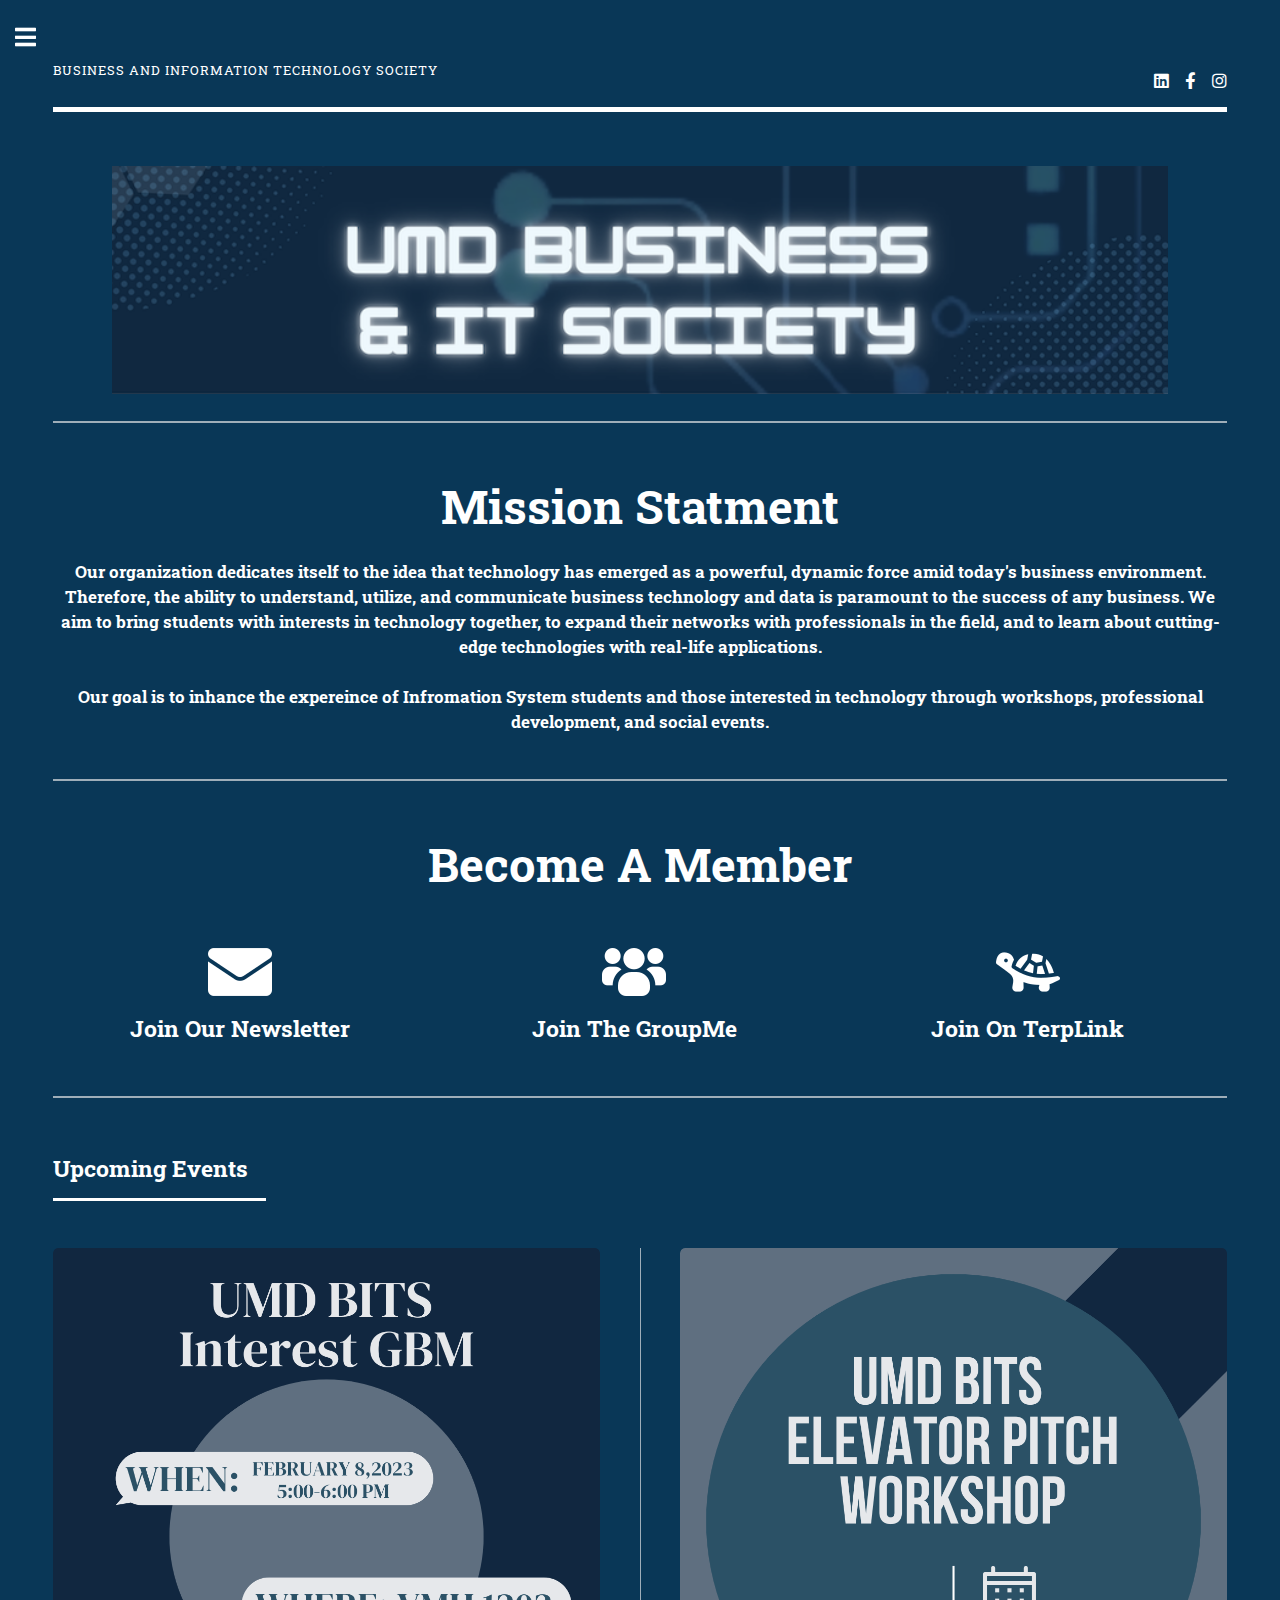
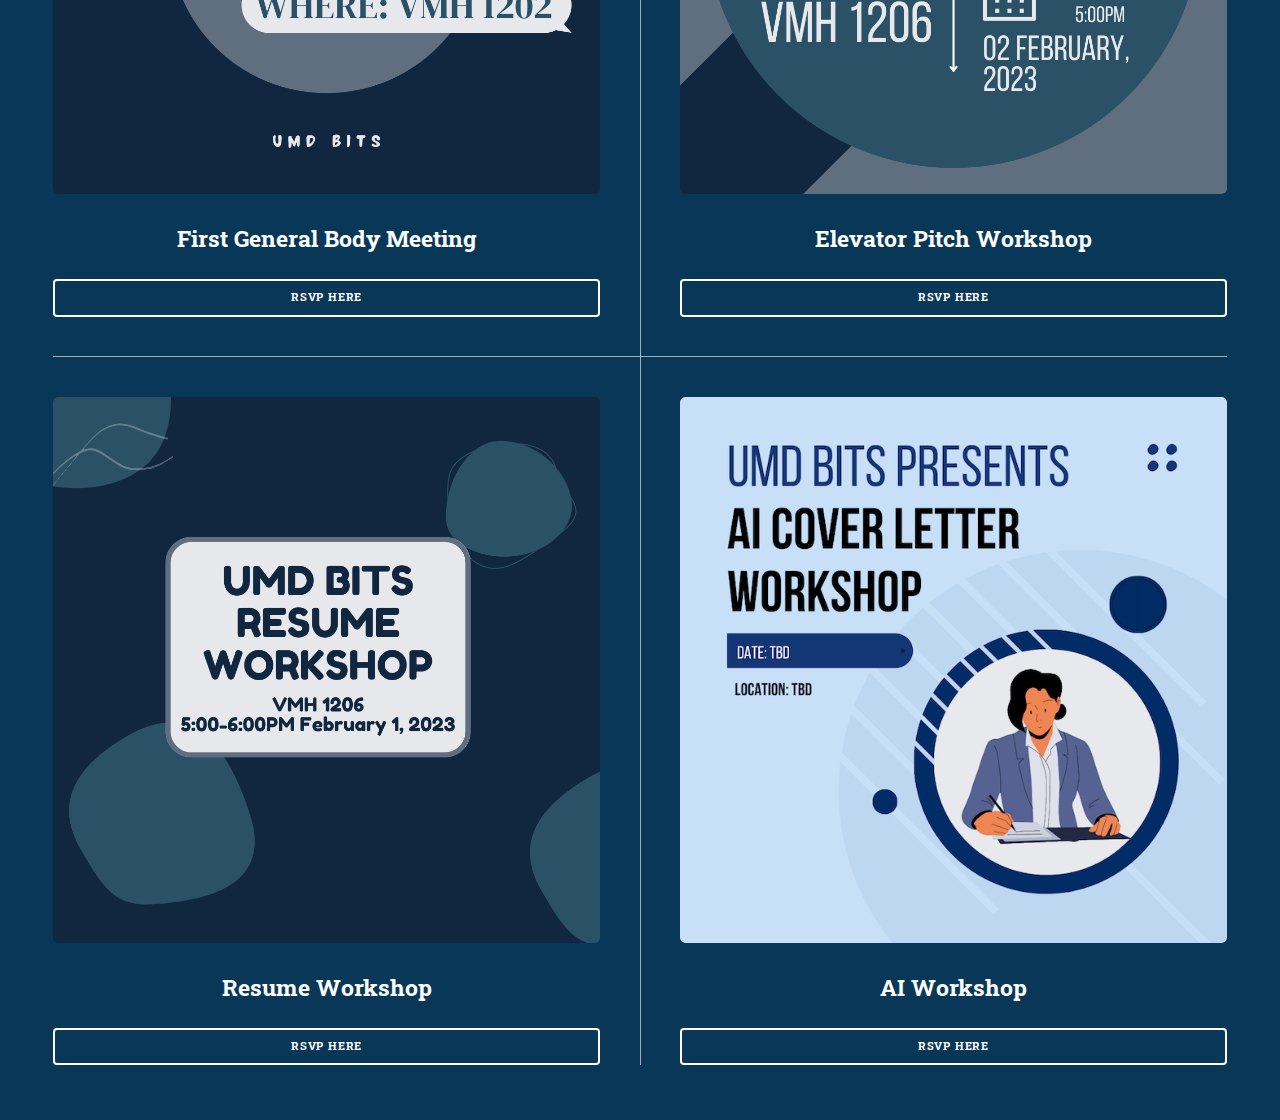
<file: index.html>
<!DOCTYPE HTML>
<!--
	Editorial by HTML5 UP
	html5up.net | @ajlkn
	Free for personal and commercial use under the CCA 3.0 license (html5up.net/license)
-->
<html>
	<head>
		<title>Home | BITS</title>
		<meta charset="utf-8" />
		<meta name="viewport" content="width=device-width, initial-scale=1, user-scalable=no" />
		<link rel="stylesheet" href="assets/css/main.css" />
	</head>
	<body class="is-preload">

		<!-- Wrapper -->
			<div id="wrapper">

				<!-- Main -->
					<div id="main">
						<div class="inner">

							<!-- Header -->
								<header id="header">
									<p> Business and Information Technology Society </p>
									<ul class="icons">
										<li><a href="https://www.linkedin.com/company/umd-bits/" class="icon brands fa-linkedin"><span class="label">Linkedin</span></a></li>
										<li><a href="https://www.facebook.com/umdbits/" class="icon brands fa-facebook-f"><span class="label">Facebook</span></a></li>
										<li><a href="https://www.instagram.com/umdbits/?hl=en" class="icon brands fa-instagram"><span class="label">Instagram</span></a></li>
									</ul>
								</header>

							<!-- Banner -->
							<section id="banner">
									<img src="images/BITSbanner.png" alt="" class="center"/>
							</section>
								<!-- Mission  -->
									<section>
											<h1> <center> Mission Statment </center> </h1>
											<h3>  <center>  Our organization dedicates itself to the idea that technology has emerged as a powerful, dynamic force amid
												today's business environment. Therefore, the ability to understand, utilize, and communicate business technology
												and data is paramount to the success of any business. We aim to bring students with interests in technology together,
												to expand their networks with professionals in the field, and to learn about cutting-edge technologies with
												real-life applications.
											</br> </br>
												Our goal is to inhance the expereince of Infromation System students and those interested in technology through workshops,
												professional development, and social events.

											</center>
											</h3>
									</section>


							<!-- Section -->
								<section>
									<header class="center" >
									<center><h1>Become A Member</h1></center>
									</header>
									</br>
									<article>
										<div class="row">

  										<div class="column"> <center>
												<a href="http://ter.ps/bitsmailing" class="image"><img src="images/email.png" alt="" /></a>
												<a href="http://ter.ps/bitsmailing"><h2>Join Our Newsletter</h2></a>
												  </center>
											</div>

  										<div class="column"> <center>
												<a href="http://ter.ps/bitsgroupme" class="image"><img src="images/community.png" alt="" /></a>
												<a href="http://ter.ps/bitsgroupme"><h2>Join The GroupMe</h2></a></center>
											</div>

											<div class="column"> <center>
												<a href="https://terplink.umd.edu/organization/business-information-technology-society" class="image"><img src="images/turtle.png" alt="" /></a>
												<a href="https://terplink.umd.edu/organization/business-information-technology-society"><h2>Join On TerpLink </h2></center></a>
											</div>

										</div>
									</article>
								</section>



							<!-- Section -->
								<section>
									<header class="major">
										<h2>Upcoming Events</h2>
									</header>
									<div class="posts">
										<article>
											<a href="#" class="image"><img src="images/gbm1flyer.png" alt="" /></a>
											<center><h2>First General Body Meeting</h2></center>
												<center><a href="https://forms.gle/efopSFyBQdBxiYzA6" class="button fit">RSVP Here</a> </center>
										</article>
										<article>
											<a href="#" class="image"><img src="images/pitchflyer.png" alt="" /></a>
											<center><h2>Elevator Pitch Workshop</h2></center>
												<center><a href=# class="button fit">RSVP Here</a> </center>
										</article>
										<article>
											<a href="#" class="image"><img src="images/resumeflyer.png" alt="" /></a>
											<center><h2>Resume Workshop</h2></center>
												<center><a href=# class="button fit">RSVP Here</a> </center>
										</article>
										<article>
											<a href="#" class="image"><img src="images/5.png" alt="" /></a>
											<center> <h2>AI Workshop</h2></center>
												<center><a href="https://forms.gle/TUjjAonwTstVqVeT7" class="button fit">RSVP Here</a></center>
										</article>
									</div>
								</section>

						</div>
					</div>

				<!-- Sidebar -->
					<div id="sidebar">
						<div class="inner">


							<!-- Menu -->
								<nav id="menu">
										<h5>Menu</h5>
									<ul>
										<li><a href="index.html">Homepage</a></li>
										<li><a href="aboutus.html">About Us</a></li>
										<li><a href="eboard.html">Executive Board</a></li>
										<li><a href="events.html">Events</a></li>

									</ul>
								</nav>



							<!-- Footer -->
								<footer id="footer">
									<p class="copyright">&copy; Untitled. All rights reserved. Demo Images: <a href="https://unsplash.com">Unsplash</a>. Design: <a href="https://html5up.net">HTML5 UP</a>.</p>
								</footer>

						</div>
					</div>

			</div>

		<!-- Scripts -->
			<script src="assets/js/jquery.min.js"></script>
			<script src="assets/js/browser.min.js"></script>
			<script src="assets/js/breakpoints.min.js"></script>
			<script src="assets/js/util.js"></script>
			<script src="assets/js/main.js"></script>

	</body>
</html>
</file>
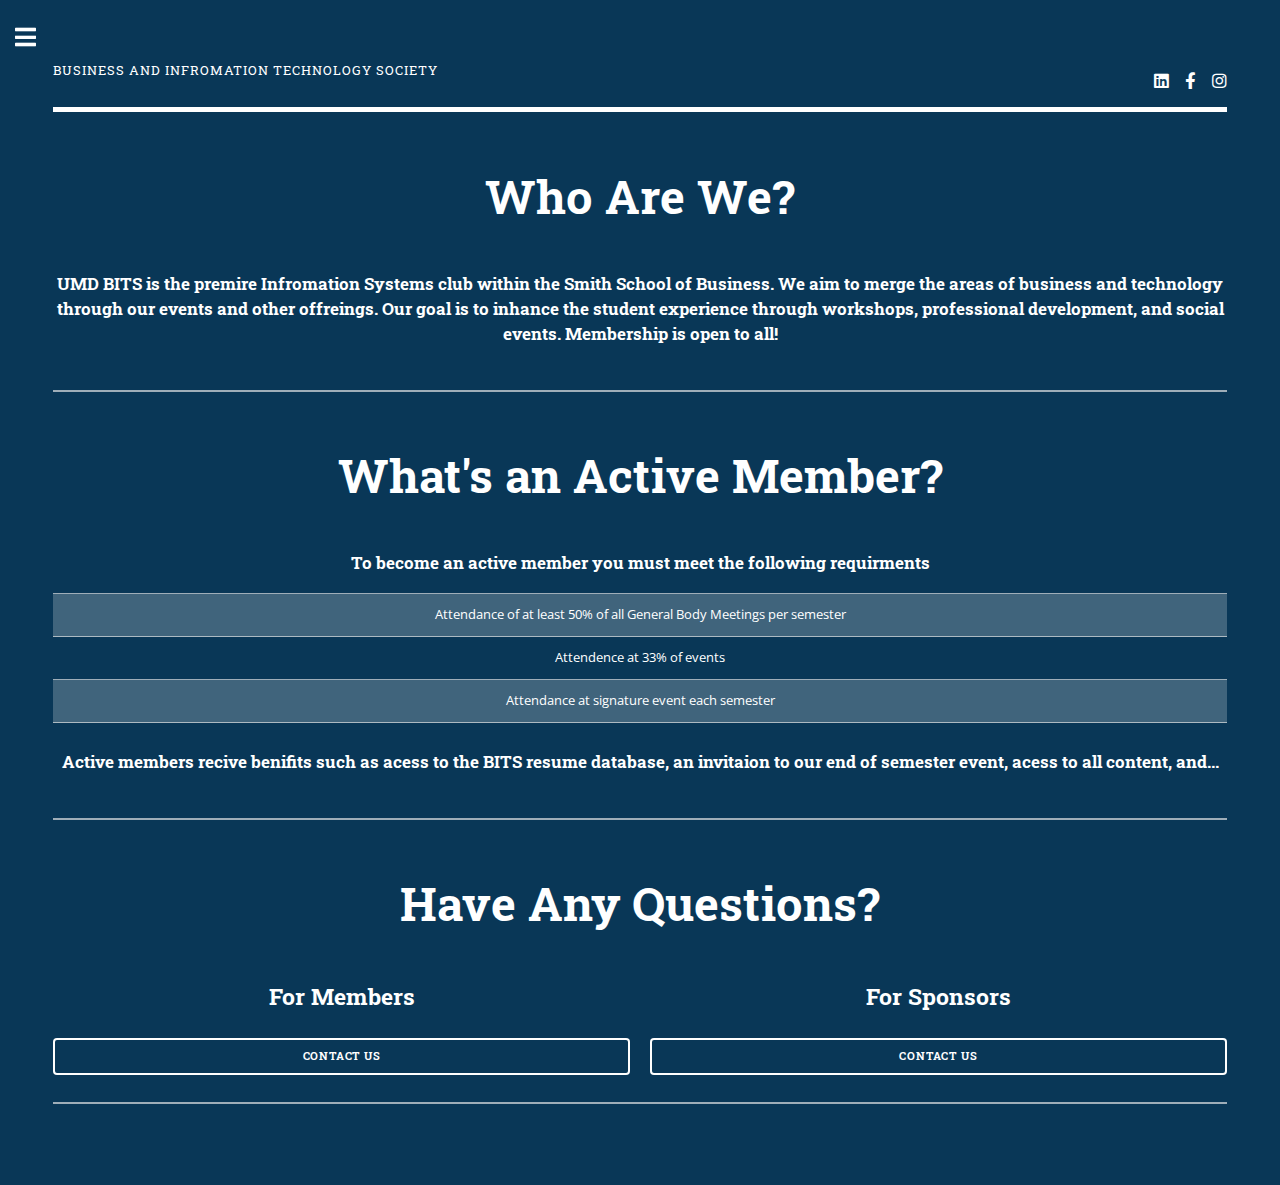
<file: aboutus.html>
<!DOCTYPE HTML>
<!--
	Editorial by HTML5 UP
	html5up.net | @ajlkn
	Free for personal and commercial use under the CCA 3.0 license (html5up.net/license)
-->
<html>
	<head>
		<title>About Us | BITS</title>
		<meta charset="utf-8" />
		<meta name="viewport" content="width=device-width, initial-scale=1, user-scalable=no" />
		<link rel="stylesheet" href="assets/css/main.css" />
	</head>
	<body class="is-preload">

		<!-- Wrapper -->
			<div id="wrapper">

				<!-- Main -->
					<div id="main">
						<div class="inner">

							<!-- Header -->
							<header id="header">
								<p> Business and Infromation Technology Society </p>
								<ul class="icons">
									<li><a href="https://www.linkedin.com/company/umd-bits/" class="icon brands fa-linkedin"><span class="label">Linkedin</span></a></li>
									<li><a href="https://www.facebook.com/umdbits/" class="icon brands fa-facebook-f"><span class="label">Facebook</span></a></li>
									<li><a href="https://www.instagram.com/umdbits/?hl=en" class="icon brands fa-instagram"><span class="label">Instagram</span></a></li>
								</ul>
							</header>

							<!-- Content -->
								<section>
										<h1><center>Who Are We?</center></h1>
										</br>
										<h3><center>
										UMD BITS is the premire Infromation Systems club within the Smith School of Business. We aim to merge the areas of business and
										technology through our events and other offreings. Our goal is to inhance the student experience through workshops, professional
										development, and social events. Membership is open to all!
										<center></h3>
								</section>

								<section>
										<h1><center>What's an Active Member?</center></h1>
										</br>
										<center><h3>
										To become an active member you must meet the following requirments
										</h3><center>
										<div class="table-wrapper">
											<table>
												<tbody>
													<tr>
														<td> <center>Attendance of at least 50% of all General Body Meetings per semester </center></td>
													</tr>
													<tr>
														<td><center>Attendence at 33% of events</center></td>
													</tr>
													<tr>
														<td><center>Attendance at signature event each semester</center></td>
													</tr>
												</tbody>
											</table>
										</div>

								<center><h3>
								Active members recive benifits such as acess to the BITS resume database, an invitaion to our end of semester
								event, acess to all content, and...
								</h3><center>
							</section>

									<section>
											<h1><center>Have Any Questions?</center></h1>
											</br>

											<div class="row">

	  										<div class="columncontact"> <center>
												<h2>For Members</h2>
												<a href="mailto:umdbits.info@gmail.com" class="button fit">Contact Us</a>
												</div>

	  										<div class="columncontact"> <center>
												<h2>For Sponsors</h2>
												<a href="mailto:umdbits.president@gmail.com" class="button fit">Contact Us</a>
												</div>


											</div>
									</section>
								<section>
								</section>
						</div>
					</div>

				<!-- Sidebar -->
					<div id="sidebar">
						<div class="inner">

							<!-- Menu -->
							<nav id="menu">
									<h5>Menu</h5>
								<ul>
									<li><a href="index.html">Homepage</a></li>
									<li><a href="aboutus.html">About Us</a></li>
									<li><a href="eboard.html">Executive Board</a></li>
									<li><a href="events.html">Events</a></li>

								</ul>
							</nav>



							<!-- Section -->
				

							<!-- Footer -->
								<footer id="footer">
									<p class="copyright">&copy; Untitled. All rights reserved. Demo Images: <a href="https://unsplash.com">Unsplash</a>. Design: <a href="https://html5up.net">HTML5 UP</a>.</p>
								</footer>

						</div>
					</div>

			</div>

		<!-- Scripts -->
			<script src="assets/js/jquery.min.js"></script>
			<script src="assets/js/browser.min.js"></script>
			<script src="assets/js/breakpoints.min.js"></script>
			<script src="assets/js/util.js"></script>
			<script src="assets/js/main.js"></script>

	</body>
</html>
</file>
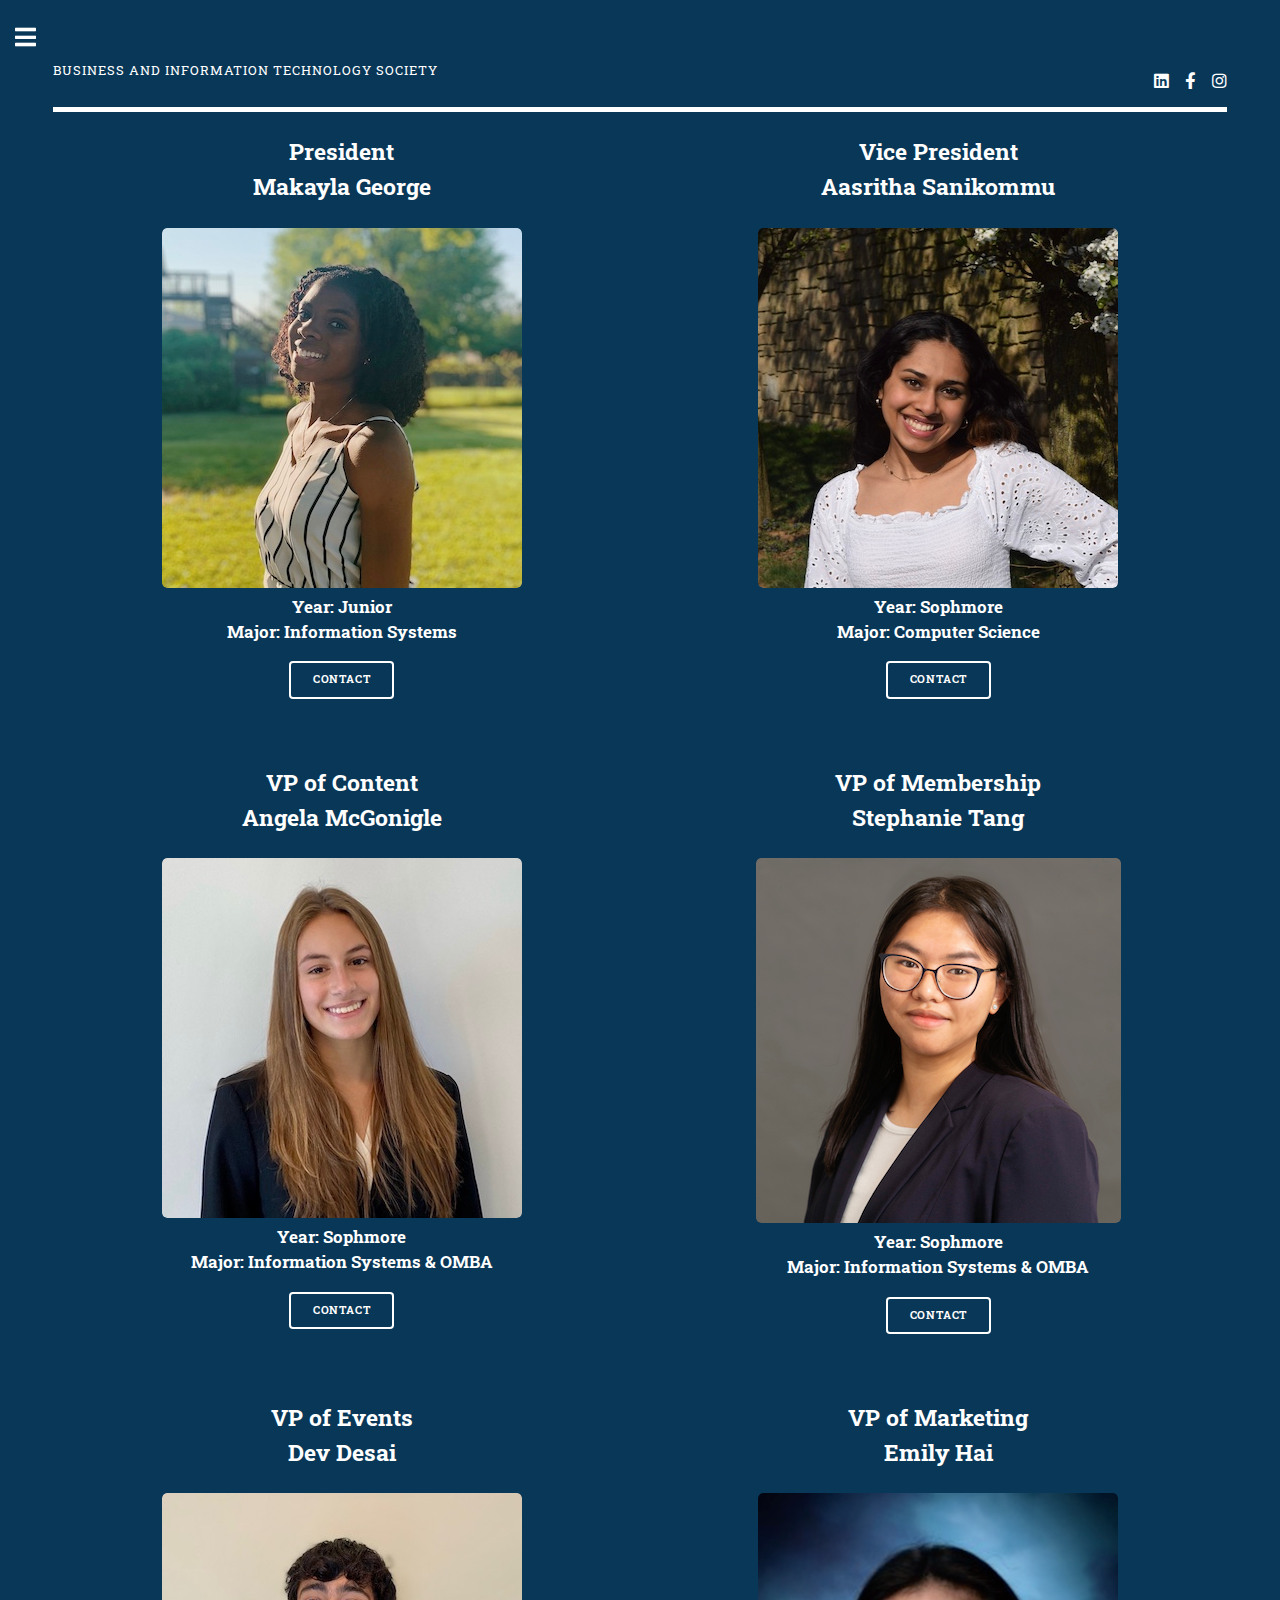
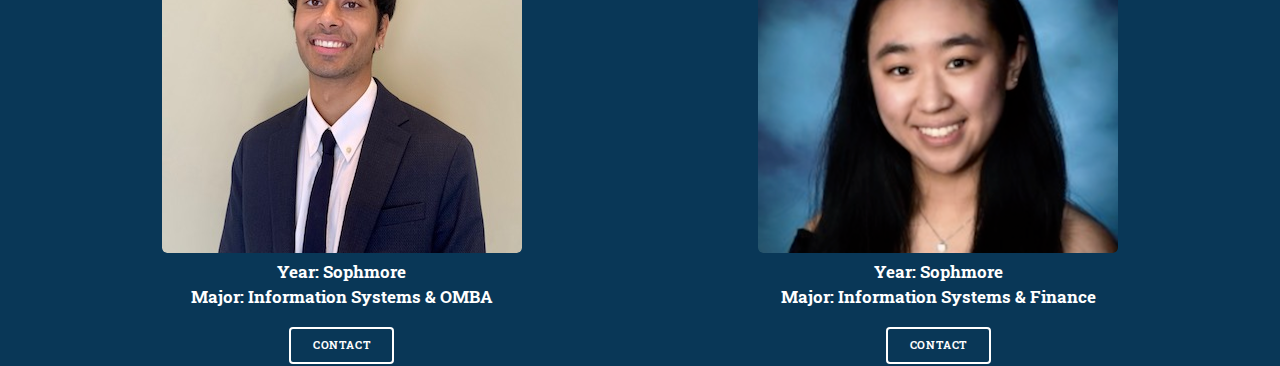
<file: eboard.html>
<!DOCTYPE HTML>
<!--
	Editorial by HTML5 UP
	html5up.net | @ajlkn
	Free for personal and commercial use under the CCA 3.0 license (html5up.net/license)
-->
<html>
	<head>
		<title>Exec | BITS</title>
		<meta charset="utf-8" />
		<meta name="viewport" content="width=device-width, initial-scale=1, user-scalable=no" />
		<link rel="stylesheet" href="assets/css/main.css" />
	</head>
	<body class="is-preload">

		<!-- Wrapper -->
			<div id="wrapper">

				<!-- Main -->
					<div id="main">
						<div class="inner">

							<!-- Header -->
							<header id="header">
								<p> Business and Information Technology Society </p>
								<ul class="icons">
									<li><a href="https://www.linkedin.com/company/umd-bits/" class="icon brands fa-linkedin"><span class="label">Linkedin</span></a></li>
									<li><a href="https://www.facebook.com/umdbits/" class="icon brands fa-facebook-f"><span class="label">Facebook</span></a></li>
									<li><a href="https://www.instagram.com/umdbits/?hl=en" class="icon brands fa-instagram"><span class="label">Instagram</span></a></li>
								</ul>
							</header>

							<!-- Content -->
							<br>
							<div class="row">

								<div class="columncontact"> <center>
								<h2>President </br>Makayla George </h2>
								<a href="#" class="image"><img src="images/makayla_headshot.jpg" alt="" /></a>
								<h3>Year: Junior </br>
								Major: Information Systems </h3>
								<a href="mailto:umdbits.president@gmail.com" class="button">CONTACT</a>
								</div>

								<div class="columncontact"> <center>
								<h2>Vice President </br>Aasritha Sanikommu</h2>
								<a href="#" class="image"><img src="images/aasritha_headshot.jpg" alt="" /></a>
								<h3>Year: Sophmore </br>
								Major: Computer Science </h3>
								<a href="mailto:umdbits.vicepresident@gmail.com" class="button">CONTACT</a>
								</div>
							 </div>
						 </br></br></br>



								<div class="row">

									<div class="columncontact"> <center>
									<h2>VP of Content </br>Angela McGonigle</h2>
									<a href="#" class="image"><img src="images/angie_headshot.jpg" alt="" /></a>
									<h3>Year: Sophmore </br>
									Major: Information Systems & OMBA </h3>
									<a href="mailto:umdbits.tech@gmail.com" class="button">CONTACT</a>
									</div>

									<div class="columncontact"> <center>
									<h2>VP of Membership </br>Stephanie Tang</h2>
									<a href="#" class="image"><img src="images/stephanie_headshot.png" alt="" /></a>
									<h3>Year: Sophmore </br>
									Major: Information Systems & OMBA </h3>
									<a href="mailto:umdbits.info@gmail.com" class="button">CONTACT</a>
									</div>

								 </div>
								 </br></br></br>


								 <div class="row">

 									<div class="columncontact"> <center>
 									<h2>VP of Events </br>Dev Desai</h2>
 									<a href="#" class="image"><img src="images/dev_headshot.jpg" alt="" /></a>
 									<h3>Year: Sophmore </br>
 									Major: Information Systems & OMBA </h3>
 									<a href="mailto:umdbits.marketing@gmail.com" class="button">CONTACT</a>
 									</div>

 									<div class="columncontact"> <center>
 									<h2>VP of Marketing </br>Emily Hai</h2>
 									<a href="#" class="image"><img src="images/emily_headshot.png" alt="" /></a>
 									<h3>Year: Sophmore </br>
 									Major: Information Systems & Finance </h3>
 									<a href="mailto:umdbits.events@gmail.com" class="button">CONTACT</a>
 									</div>

 								 </div>




								</section>
						</div>
					</div>

				<!-- Sidebar -->
					<div id="sidebar">
						<div class="inner">

							<!-- Menu -->
							<nav id="menu">
									<h5>Menu</h5>
								<ul>
									<li><a href="index.html">Homepage</a></li>
									<li><a href="aboutus.html">About Us</a></li>
									<li><a href="eboard.html">Executive Board</a></li>
									<li><a href="events.html">Events</a></li>

								</ul>
							</nav>



							<!-- Section -->


							<!-- Footer -->
								<footer id="footer">
									<p class="copyright">&copy; Untitled. All rights reserved. Demo Images: <a href="https://unsplash.com">Unsplash</a>. Design: <a href="https://html5up.net">HTML5 UP</a>.</p>
								</footer>

						</div>
					</div>

			</div>

		<!-- Scripts -->
			<script src="assets/js/jquery.min.js"></script>
			<script src="assets/js/browser.min.js"></script>
			<script src="assets/js/breakpoints.min.js"></script>
			<script src="assets/js/util.js"></script>
			<script src="assets/js/main.js"></script>

	</body>
</html>
</file>
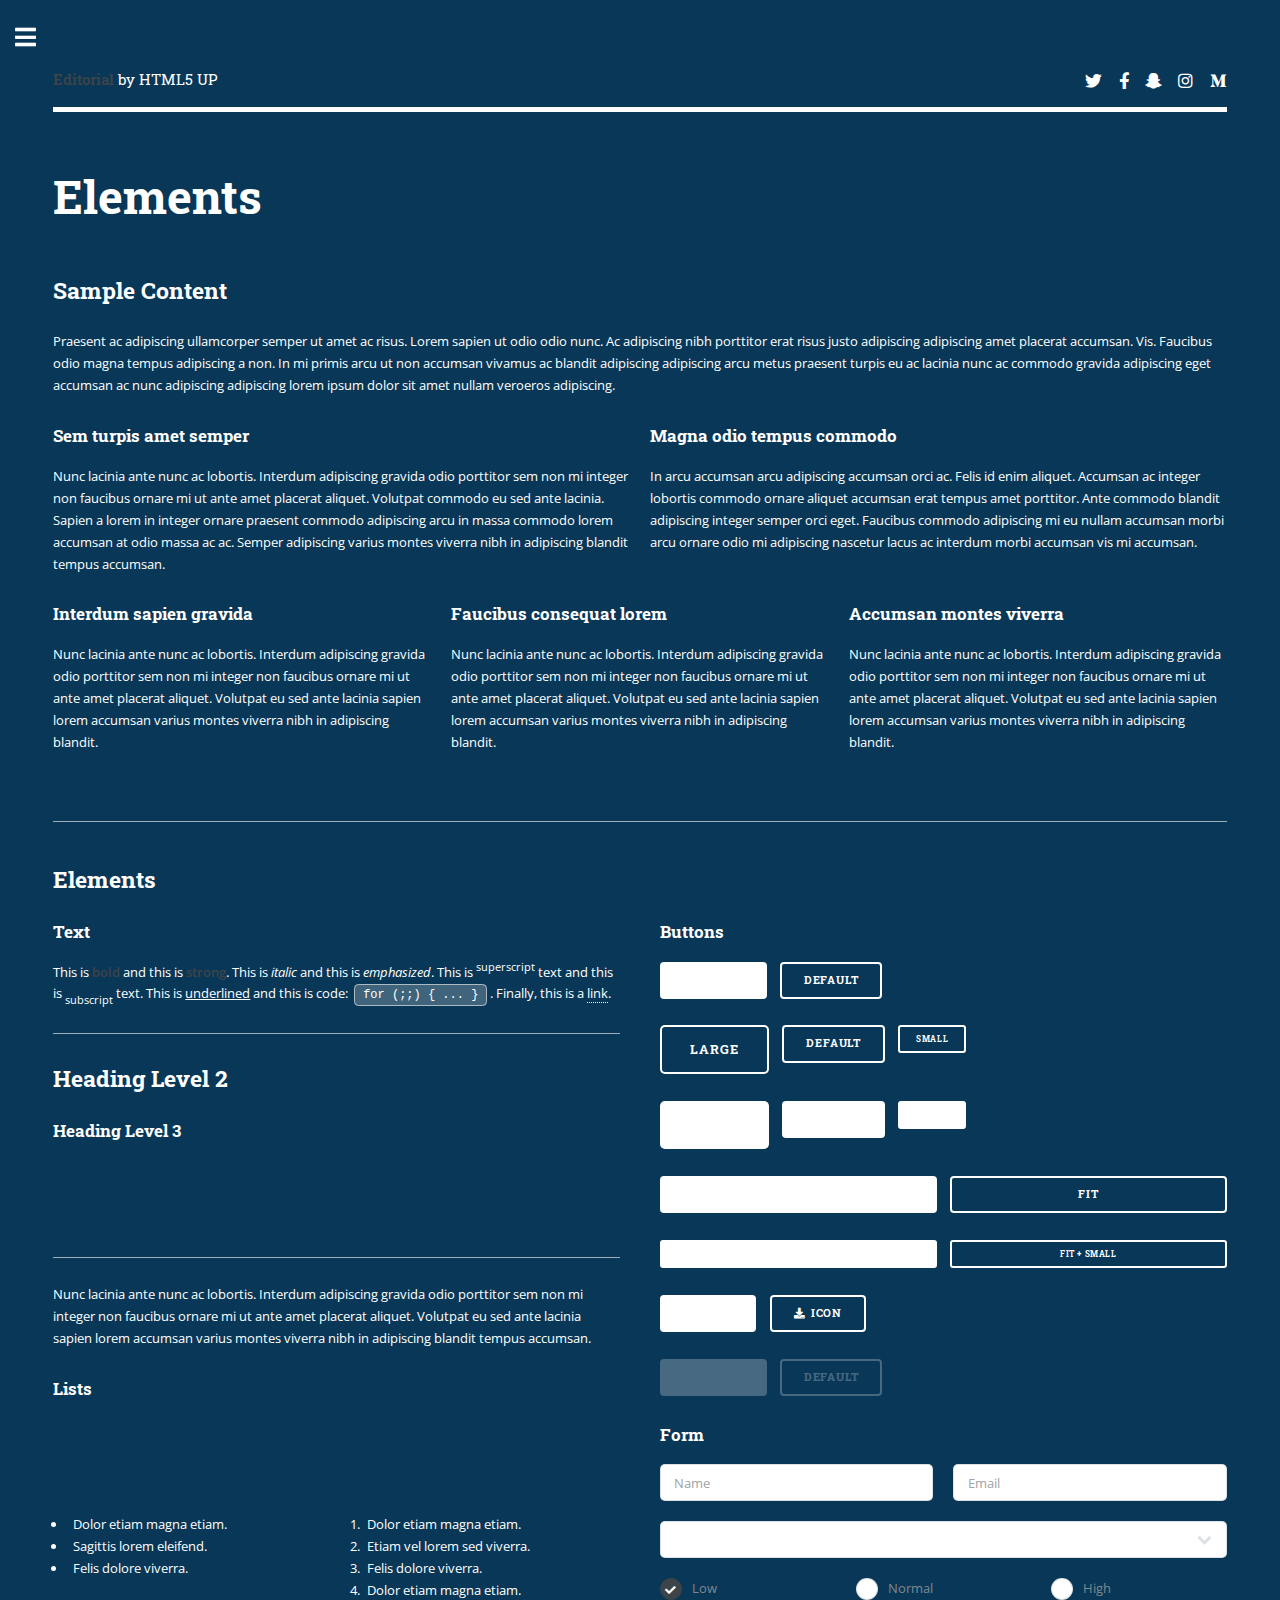
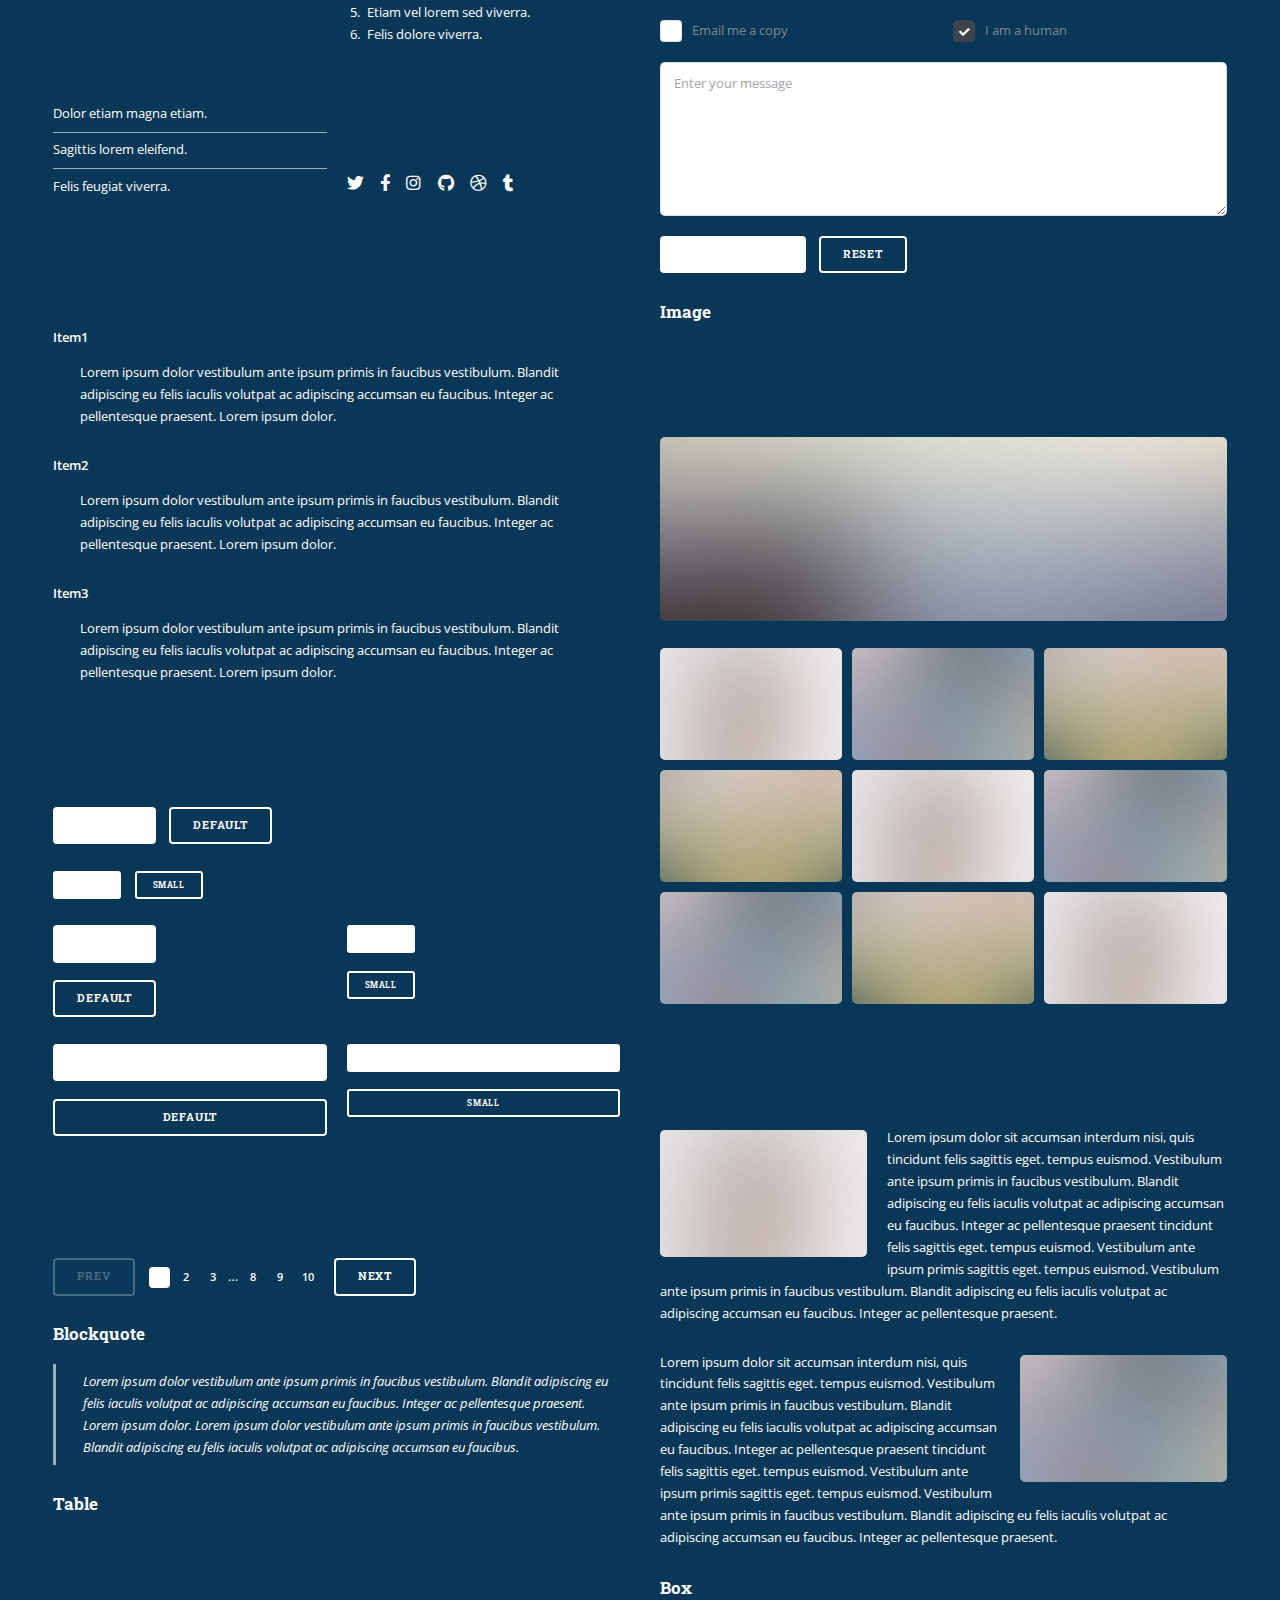
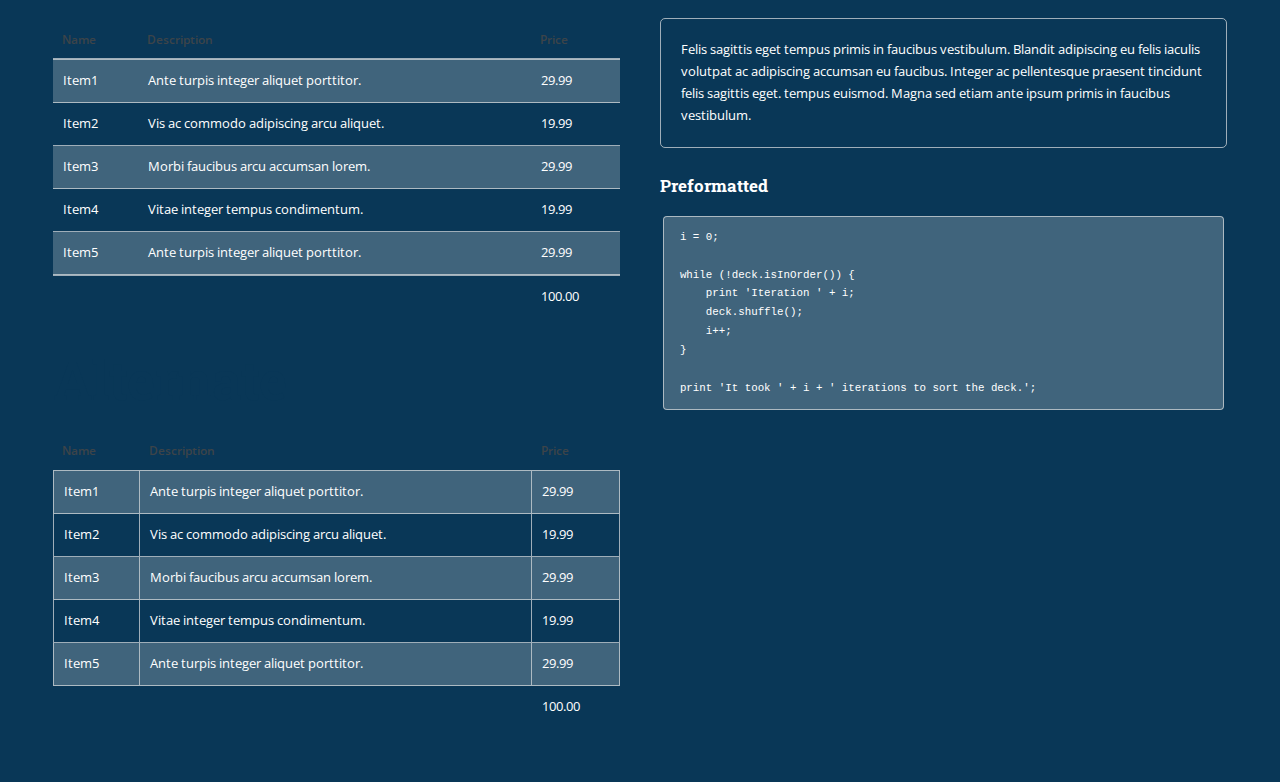
<file: elements.html>
<!DOCTYPE HTML>
<!--
	Editorial by HTML5 UP
	html5up.net | @ajlkn
	Free for personal and commercial use under the CCA 3.0 license (html5up.net/license)
-->
<html>
	<head>
		<title>Elements - Editorial by HTML5 UP</title>
		<meta charset="utf-8" />
		<meta name="viewport" content="width=device-width, initial-scale=1, user-scalable=no" />
		<link rel="stylesheet" href="assets/css/main.css" />
	</head>
	<body class="is-preload">

		<!-- Wrapper -->
			<div id="wrapper">

				<!-- Main -->
					<div id="main">
						<div class="inner">

							<!-- Header -->
								<header id="header">
									<a href="index.html" class="logo"><strong>Editorial</strong> by HTML5 UP</a>
									<ul class="icons">
										<li><a href="#" class="icon brands fa-twitter"><span class="label">Twitter</span></a></li>
										<li><a href="#" class="icon brands fa-facebook-f"><span class="label">Facebook</span></a></li>
										<li><a href="#" class="icon brands fa-snapchat-ghost"><span class="label">Snapchat</span></a></li>
										<li><a href="#" class="icon brands fa-instagram"><span class="label">Instagram</span></a></li>
										<li><a href="#" class="icon brands fa-medium-m"><span class="label">Medium</span></a></li>
									</ul>
								</header>

							<!-- Content -->
								<section>
									<header class="main">
										<h1>Elements</h1>
									</header>

									<!-- Content -->
										<h2 id="content">Sample Content</h2>
										<p>Praesent ac adipiscing ullamcorper semper ut amet ac risus. Lorem sapien ut odio odio nunc. Ac adipiscing nibh porttitor erat risus justo adipiscing adipiscing amet placerat accumsan. Vis. Faucibus odio magna tempus adipiscing a non. In mi primis arcu ut non accumsan vivamus ac blandit adipiscing adipiscing arcu metus praesent turpis eu ac lacinia nunc ac commodo gravida adipiscing eget accumsan ac nunc adipiscing adipiscing lorem ipsum dolor sit amet nullam veroeros adipiscing.</p>
										<div class="row">
											<div class="col-6 col-12-small">
												<h3>Sem turpis amet semper</h3>
												<p>Nunc lacinia ante nunc ac lobortis. Interdum adipiscing gravida odio porttitor sem non mi integer non faucibus ornare mi ut ante amet placerat aliquet. Volutpat commodo eu sed ante lacinia. Sapien a lorem in integer ornare praesent commodo adipiscing arcu in massa commodo lorem accumsan at odio massa ac ac. Semper adipiscing varius montes viverra nibh in adipiscing blandit tempus accumsan.</p>
											</div>
											<div class="col-6 col-12-small">
												<h3>Magna odio tempus commodo</h3>
												<p>In arcu accumsan arcu adipiscing accumsan orci ac. Felis id enim aliquet. Accumsan ac integer lobortis commodo ornare aliquet accumsan erat tempus amet porttitor. Ante commodo blandit adipiscing integer semper orci eget. Faucibus commodo adipiscing mi eu nullam accumsan morbi arcu ornare odio mi adipiscing nascetur lacus ac interdum morbi accumsan vis mi accumsan.</p>
											</div>
											<!-- Break -->
											<div class="col-4 col-12-medium">
												<h3>Interdum sapien gravida</h3>
												<p>Nunc lacinia ante nunc ac lobortis. Interdum adipiscing gravida odio porttitor sem non mi integer non faucibus ornare mi ut ante amet placerat aliquet. Volutpat eu sed ante lacinia sapien lorem accumsan varius montes viverra nibh in adipiscing blandit.</p>
											</div>
											<div class="col-4 col-12-medium">
												<h3>Faucibus consequat lorem</h3>
												<p>Nunc lacinia ante nunc ac lobortis. Interdum adipiscing gravida odio porttitor sem non mi integer non faucibus ornare mi ut ante amet placerat aliquet. Volutpat eu sed ante lacinia sapien lorem accumsan varius montes viverra nibh in adipiscing blandit.</p>
											</div>
											<div class="col-4 col-12-medium">
												<h3>Accumsan montes viverra</h3>
												<p>Nunc lacinia ante nunc ac lobortis. Interdum adipiscing gravida odio porttitor sem non mi integer non faucibus ornare mi ut ante amet placerat aliquet. Volutpat eu sed ante lacinia sapien lorem accumsan varius montes viverra nibh in adipiscing blandit.</p>
											</div>
										</div>

									<hr class="major" />

									<!-- Elements -->
										<h2 id="elements">Elements</h2>
										<div class="row gtr-200">
											<div class="col-6 col-12-medium">

												<!-- Text stuff -->
													<h3>Text</h3>
													<p>This is <b>bold</b> and this is <strong>strong</strong>. This is <i>italic</i> and this is <em>emphasized</em>.
													This is <sup>superscript</sup> text and this is <sub>subscript</sub> text.
													This is <u>underlined</u> and this is code: <code>for (;;) { ... }</code>.
													Finally, this is a <a href="#">link</a>.</p>
													<hr />
													<h2>Heading Level 2</h2>
													<h3>Heading Level 3</h3>
													<h4>Heading Level 4</h4>
													<hr />
													<p>Nunc lacinia ante nunc ac lobortis. Interdum adipiscing gravida odio porttitor sem non mi integer non faucibus ornare mi ut ante amet placerat aliquet. Volutpat eu sed ante lacinia sapien lorem accumsan varius montes viverra nibh in adipiscing blandit tempus accumsan.</p>

												<!-- Lists -->
													<h3>Lists</h3>
													<div class="row">
														<div class="col-6 col-12-small">

															<h4>Unordered</h4>
															<ul>
																<li>Dolor etiam magna etiam.</li>
																<li>Sagittis lorem eleifend.</li>
																<li>Felis dolore viverra.</li>
															</ul>

															<h4>Alternate</h4>
															<ul class="alt">
																<li>Dolor etiam magna etiam.</li>
																<li>Sagittis lorem eleifend.</li>
																<li>Felis feugiat viverra.</li>
															</ul>

														</div>
														<div class="col-6 col-12-small">

															<h4>Ordered</h4>
															<ol>
																<li>Dolor etiam magna etiam.</li>
																<li>Etiam vel lorem sed viverra.</li>
																<li>Felis dolore viverra.</li>
																<li>Dolor etiam magna etiam.</li>
																<li>Etiam vel lorem sed viverra.</li>
																<li>Felis dolore viverra.</li>
															</ol>

															<h4>Icons</h4>
															<ul class="icons">
																<li><a href="#" class="icon brands fa-twitter"><span class="label">Twitter</span></a></li>
																<li><a href="#" class="icon brands fa-facebook-f"><span class="label">Facebook</span></a></li>
																<li><a href="#" class="icon brands fa-instagram"><span class="label">Instagram</span></a></li>
																<li><a href="#" class="icon brands fa-github"><span class="label">Github</span></a></li>
																<li><a href="#" class="icon brands fa-dribbble"><span class="label">Dribbble</span></a></li>
																<li><a href="#" class="icon brands fa-tumblr"><span class="label">Tumblr</span></a></li>
															</ul>

														</div>
													</div>
													<h4>Definition</h4>
													<dl>
														<dt>Item1</dt>
														<dd>
															<p>Lorem ipsum dolor vestibulum ante ipsum primis in faucibus vestibulum. Blandit adipiscing eu felis iaculis volutpat ac adipiscing accumsan eu faucibus. Integer ac pellentesque praesent. Lorem ipsum dolor.</p>
														</dd>
														<dt>Item2</dt>
														<dd>
															<p>Lorem ipsum dolor vestibulum ante ipsum primis in faucibus vestibulum. Blandit adipiscing eu felis iaculis volutpat ac adipiscing accumsan eu faucibus. Integer ac pellentesque praesent. Lorem ipsum dolor.</p>
														</dd>
														<dt>Item3</dt>
														<dd>
															<p>Lorem ipsum dolor vestibulum ante ipsum primis in faucibus vestibulum. Blandit adipiscing eu felis iaculis volutpat ac adipiscing accumsan eu faucibus. Integer ac pellentesque praesent. Lorem ipsum dolor.</p>
														</dd>
													</dl>

													<h4>Actions</h4>
													<ul class="actions">
														<li><a href="#" class="button primary">Default</a></li>
														<li><a href="#" class="button">Default</a></li>
													</ul>
													<ul class="actions small">
														<li><a href="#" class="button primary small">Small</a></li>
														<li><a href="#" class="button small">Small</a></li>
													</ul>
													<div class="row">
														<div class="col-6 col-12-small">
															<ul class="actions stacked">
																<li><a href="#" class="button primary">Default</a></li>
																<li><a href="#" class="button">Default</a></li>
															</ul>
														</div>
														<div class="col-6 col-12-small">
															<ul class="actions stacked">
																<li><a href="#" class="button primary small">Small</a></li>
																<li><a href="#" class="button small">Small</a></li>
															</ul>
														</div>
														<div class="col-6 col-12-small">
															<ul class="actions stacked">
																<li><a href="#" class="button primary fit">Default</a></li>
																<li><a href="#" class="button fit">Default</a></li>
															</ul>
														</div>
														<div class="col-6 col-12-small">
															<ul class="actions stacked">
																<li><a href="#" class="button primary small fit">Small</a></li>
																<li><a href="#" class="button small fit">Small</a></li>
															</ul>
														</div>
													</div>

													<h4>Pagination</h4>
													<ul class="pagination">
														<li><span class="button disabled">Prev</span></li>
														<li><a href="#" class="page active">1</a></li>
														<li><a href="#" class="page">2</a></li>
														<li><a href="#" class="page">3</a></li>
														<li><span>&hellip;</span></li>
														<li><a href="#" class="page">8</a></li>
														<li><a href="#" class="page">9</a></li>
														<li><a href="#" class="page">10</a></li>
														<li><a href="#" class="button">Next</a></li>
													</ul>

												<!-- Blockquote -->
													<h3>Blockquote</h3>
													<blockquote>Lorem ipsum dolor vestibulum ante ipsum primis in faucibus vestibulum. Blandit adipiscing eu felis iaculis volutpat ac adipiscing accumsan eu faucibus. Integer ac pellentesque praesent. Lorem ipsum dolor. Lorem ipsum dolor vestibulum ante ipsum primis in faucibus vestibulum. Blandit adipiscing eu felis iaculis volutpat ac adipiscing accumsan eu faucibus.</blockquote>

												<!-- Table -->
													<h3>Table</h3>

													<h4>Default</h4>
													<div class="table-wrapper">
														<table>
															<thead>
																<tr>
																	<th>Name</th>
																	<th>Description</th>
																	<th>Price</th>
																</tr>
															</thead>
															<tbody>
																<tr>
																	<td>Item1</td>
																	<td>Ante turpis integer aliquet porttitor.</td>
																	<td>29.99</td>
																</tr>
																<tr>
																	<td>Item2</td>
																	<td>Vis ac commodo adipiscing arcu aliquet.</td>
																	<td>19.99</td>
																</tr>
																<tr>
																	<td>Item3</td>
																	<td> Morbi faucibus arcu accumsan lorem.</td>
																	<td>29.99</td>
																</tr>
																<tr>
																	<td>Item4</td>
																	<td>Vitae integer tempus condimentum.</td>
																	<td>19.99</td>
																</tr>
																<tr>
																	<td>Item5</td>
																	<td>Ante turpis integer aliquet porttitor.</td>
																	<td>29.99</td>
																</tr>
															</tbody>
															<tfoot>
																<tr>
																	<td colspan="2"></td>
																	<td>100.00</td>
																</tr>
															</tfoot>
														</table>
													</div>

													<h4>Alternate</h4>
													<div class="table-wrapper">
														<table class="alt">
															<thead>
																<tr>
																	<th>Name</th>
																	<th>Description</th>
																	<th>Price</th>
																</tr>
															</thead>
															<tbody>
																<tr>
																	<td>Item1</td>
																	<td>Ante turpis integer aliquet porttitor.</td>
																	<td>29.99</td>
																</tr>
																<tr>
																	<td>Item2</td>
																	<td>Vis ac commodo adipiscing arcu aliquet.</td>
																	<td>19.99</td>
																</tr>
																<tr>
																	<td>Item3</td>
																	<td> Morbi faucibus arcu accumsan lorem.</td>
																	<td>29.99</td>
																</tr>
																<tr>
																	<td>Item4</td>
																	<td>Vitae integer tempus condimentum.</td>
																	<td>19.99</td>
																</tr>
																<tr>
																	<td>Item5</td>
																	<td>Ante turpis integer aliquet porttitor.</td>
																	<td>29.99</td>
																</tr>
															</tbody>
															<tfoot>
																<tr>
																	<td colspan="2"></td>
																	<td>100.00</td>
																</tr>
															</tfoot>
														</table>
													</div>

											</div>
											<div class="col-6 col-12-medium">

												<!-- Buttons -->
													<h3>Buttons</h3>
													<ul class="actions">
														<li><a href="#" class="button primary">Primary</a></li>
														<li><a href="#" class="button">Default</a></li>
													</ul>
													<ul class="actions">
														<li><a href="#" class="button large">Large</a></li>
														<li><a href="#" class="button">Default</a></li>
														<li><a href="#" class="button small">Small</a></li>
													</ul>
													<ul class="actions">
														<li><a href="#" class="button primary large">Large</a></li>
														<li><a href="#" class="button primary">Default</a></li>
														<li><a href="#" class="button primary small">Small</a></li>
													</ul>
													<ul class="actions fit">
														<li><a href="#" class="button primary fit">Fit</a></li>
														<li><a href="#" class="button fit">Fit</a></li>
													</ul>
													<ul class="actions fit small">
														<li><a href="#" class="button primary fit small">Fit + Small</a></li>
														<li><a href="#" class="button fit small">Fit + Small</a></li>
													</ul>
													<ul class="actions">
														<li><a href="#" class="button primary icon solid fa-search">Icon</a></li>
														<li><a href="#" class="button icon solid fa-download">Icon</a></li>
													</ul>
													<ul class="actions">
														<li><span class="button primary disabled">Primary</span></li>
														<li><span class="button disabled">Default</span></li>
													</ul>

												<!-- Form -->
													<h3>Form</h3>

													<form method="post" action="#">
														<div class="row gtr-uniform">
															<div class="col-6 col-12-xsmall">
																<input type="text" name="demo-name" id="demo-name" value="" placeholder="Name" />
															</div>
															<div class="col-6 col-12-xsmall">
																<input type="email" name="demo-email" id="demo-email" value="" placeholder="Email" />
															</div>
															<!-- Break -->
															<div class="col-12">
																<select name="demo-category" id="demo-category">
																	<option value="">- Category -</option>
																	<option value="1">Manufacturing</option>
																	<option value="1">Shipping</option>
																	<option value="1">Administration</option>
																	<option value="1">Human Resources</option>
																</select>
															</div>
															<!-- Break -->
															<div class="col-4 col-12-small">
																<input type="radio" id="demo-priority-low" name="demo-priority" checked>
																<label for="demo-priority-low">Low</label>
															</div>
															<div class="col-4 col-12-small">
																<input type="radio" id="demo-priority-normal" name="demo-priority">
																<label for="demo-priority-normal">Normal</label>
															</div>
															<div class="col-4 col-12-small">
																<input type="radio" id="demo-priority-high" name="demo-priority">
																<label for="demo-priority-high">High</label>
															</div>
															<!-- Break -->
															<div class="col-6 col-12-small">
																<input type="checkbox" id="demo-copy" name="demo-copy">
																<label for="demo-copy">Email me a copy</label>
															</div>
															<div class="col-6 col-12-small">
																<input type="checkbox" id="demo-human" name="demo-human" checked>
																<label for="demo-human">I am a human</label>
															</div>
															<!-- Break -->
															<div class="col-12">
																<textarea name="demo-message" id="demo-message" placeholder="Enter your message" rows="6"></textarea>
															</div>
															<!-- Break -->
															<div class="col-12">
																<ul class="actions">
																	<li><input type="submit" value="Send Message" class="primary" /></li>
																	<li><input type="reset" value="Reset" /></li>
																</ul>
															</div>
														</div>
													</form>

												<!-- Image -->
													<h3>Image</h3>

													<h4>Fit</h4>
													<span class="image fit"><img src="images/pic11.jpg" alt="" /></span>
													<div class="box alt">
														<div class="row gtr-50 gtr-uniform">
															<div class="col-4"><span class="image fit"><img src="images/pic01.jpg" alt="" /></span></div>
															<div class="col-4"><span class="image fit"><img src="images/pic02.jpg" alt="" /></span></div>
															<div class="col-4"><span class="image fit"><img src="images/pic03.jpg" alt="" /></span></div>
															<!-- Break -->
															<div class="col-4"><span class="image fit"><img src="images/pic03.jpg" alt="" /></span></div>
															<div class="col-4"><span class="image fit"><img src="images/pic01.jpg" alt="" /></span></div>
															<div class="col-4"><span class="image fit"><img src="images/pic02.jpg" alt="" /></span></div>
															<!-- Break -->
															<div class="col-4"><span class="image fit"><img src="images/pic02.jpg" alt="" /></span></div>
															<div class="col-4"><span class="image fit"><img src="images/pic03.jpg" alt="" /></span></div>
															<div class="col-4"><span class="image fit"><img src="images/pic01.jpg" alt="" /></span></div>
														</div>
													</div>

													<h4>Left &amp; Right</h4>
													<p><span class="image left"><img src="images/pic01.jpg" alt="" /></span>Lorem ipsum dolor sit accumsan interdum nisi, quis tincidunt felis sagittis eget. tempus euismod. Vestibulum ante ipsum primis in faucibus vestibulum. Blandit adipiscing eu felis iaculis volutpat ac adipiscing accumsan eu faucibus. Integer ac pellentesque praesent tincidunt felis sagittis eget. tempus euismod. Vestibulum ante ipsum primis sagittis eget. tempus euismod. Vestibulum ante ipsum primis in faucibus vestibulum. Blandit adipiscing eu felis iaculis volutpat ac adipiscing accumsan eu faucibus. Integer ac pellentesque praesent.</p>
													<p><span class="image right"><img src="images/pic02.jpg" alt="" /></span>Lorem ipsum dolor sit accumsan interdum nisi, quis tincidunt felis sagittis eget. tempus euismod. Vestibulum ante ipsum primis in faucibus vestibulum. Blandit adipiscing eu felis iaculis volutpat ac adipiscing accumsan eu faucibus. Integer ac pellentesque praesent tincidunt felis sagittis eget. tempus euismod. Vestibulum ante ipsum primis sagittis eget. tempus euismod. Vestibulum ante ipsum primis in faucibus vestibulum. Blandit adipiscing eu felis iaculis volutpat ac adipiscing accumsan eu faucibus. Integer ac pellentesque praesent.</p>

												<!-- Box -->
													<h3>Box</h3>
													<div class="box">
														<p>Felis sagittis eget tempus primis in faucibus vestibulum. Blandit adipiscing eu felis iaculis volutpat ac adipiscing accumsan eu faucibus. Integer ac pellentesque praesent tincidunt felis sagittis eget. tempus euismod. Magna sed etiam ante ipsum primis in faucibus vestibulum.</p>
													</div>

												<!-- Preformatted Code -->
													<h3>Preformatted</h3>
													<pre><code>i = 0;

while (!deck.isInOrder()) {
    print 'Iteration ' + i;
    deck.shuffle();
    i++;
}

print 'It took ' + i + ' iterations to sort the deck.';
</code></pre>

											</div>
										</div>

								</section>

						</div>
					</div>

				<!-- Sidebar -->
					<div id="sidebar">
						<div class="inner">

							<!-- Search -->
								<section id="search" class="alt">
									<form method="post" action="#">
										<input type="text" name="query" id="query" placeholder="Search" />
									</form>
								</section>

							<!-- Menu -->
								<nav id="menu">
									<header class="major">
										<h2>Menu</h2>
									</header>
									<ul>
										<li><a href="index.html">Homepage</a></li>
										<li><a href="generic.html">Generic</a></li>
										<li><a href="elements.html">Elements</a></li>
										<li>
											<span class="opener">Submenu</span>
											<ul>
												<li><a href="#">Lorem Dolor</a></li>
												<li><a href="#">Ipsum Adipiscing</a></li>
												<li><a href="#">Tempus Magna</a></li>
												<li><a href="#">Feugiat Veroeros</a></li>
											</ul>
										</li>
										<li><a href="#">Etiam Dolore</a></li>
										<li><a href="#">Adipiscing</a></li>
										<li>
											<span class="opener">Another Submenu</span>
											<ul>
												<li><a href="#">Lorem Dolor</a></li>
												<li><a href="#">Ipsum Adipiscing</a></li>
												<li><a href="#">Tempus Magna</a></li>
												<li><a href="#">Feugiat Veroeros</a></li>
											</ul>
										</li>
										<li><a href="#">Maximus Erat</a></li>
										<li><a href="#">Sapien Mauris</a></li>
										<li><a href="#">Amet Lacinia</a></li>
									</ul>
								</nav>

							<!-- Section -->
								<section>
									<header class="major">
										<h2>Ante interdum</h2>
									</header>
									<div class="mini-posts">
										<article>
											<a href="#" class="image"><img src="images/pic07.jpg" alt="" /></a>
											<p>Aenean ornare velit lacus, ac varius enim lorem ullamcorper dolore aliquam.</p>
										</article>
										<article>
											<a href="#" class="image"><img src="images/pic08.jpg" alt="" /></a>
											<p>Aenean ornare velit lacus, ac varius enim lorem ullamcorper dolore aliquam.</p>
										</article>
										<article>
											<a href="#" class="image"><img src="images/pic09.jpg" alt="" /></a>
											<p>Aenean ornare velit lacus, ac varius enim lorem ullamcorper dolore aliquam.</p>
										</article>
									</div>
									<ul class="actions">
										<li><a href="#" class="button">More</a></li>
									</ul>
								</section>

							<!-- Section -->
								<section>
									<header class="major">
										<h2>Get in touch</h2>
									</header>
									<p>Sed varius enim lorem ullamcorper dolore aliquam aenean ornare velit lacus, ac varius enim lorem ullamcorper dolore. Proin sed aliquam facilisis ante interdum. Sed nulla amet lorem feugiat tempus aliquam.</p>
									<ul class="contact">
										<li class="icon solid fa-envelope"><a href="#">information@untitled.tld</a></li>
										<li class="icon solid fa-phone">(000) 000-0000</li>
										<li class="icon solid fa-home">1234 Somewhere Road #8254<br />
										Nashville, TN 00000-0000</li>
									</ul>
								</section>

							<!-- Footer -->
								<footer id="footer">
									<p class="copyright">&copy; Untitled. All rights reserved. Demo Images: <a href="https://unsplash.com">Unsplash</a>. Design: <a href="https://html5up.net">HTML5 UP</a>.</p>
								</footer>

						</div>
					</div>

			</div>

		<!-- Scripts -->
			<script src="assets/js/jquery.min.js"></script>
			<script src="assets/js/browser.min.js"></script>
			<script src="assets/js/breakpoints.min.js"></script>
			<script src="assets/js/util.js"></script>
			<script src="assets/js/main.js"></script>

	</body>
</html>
</file>
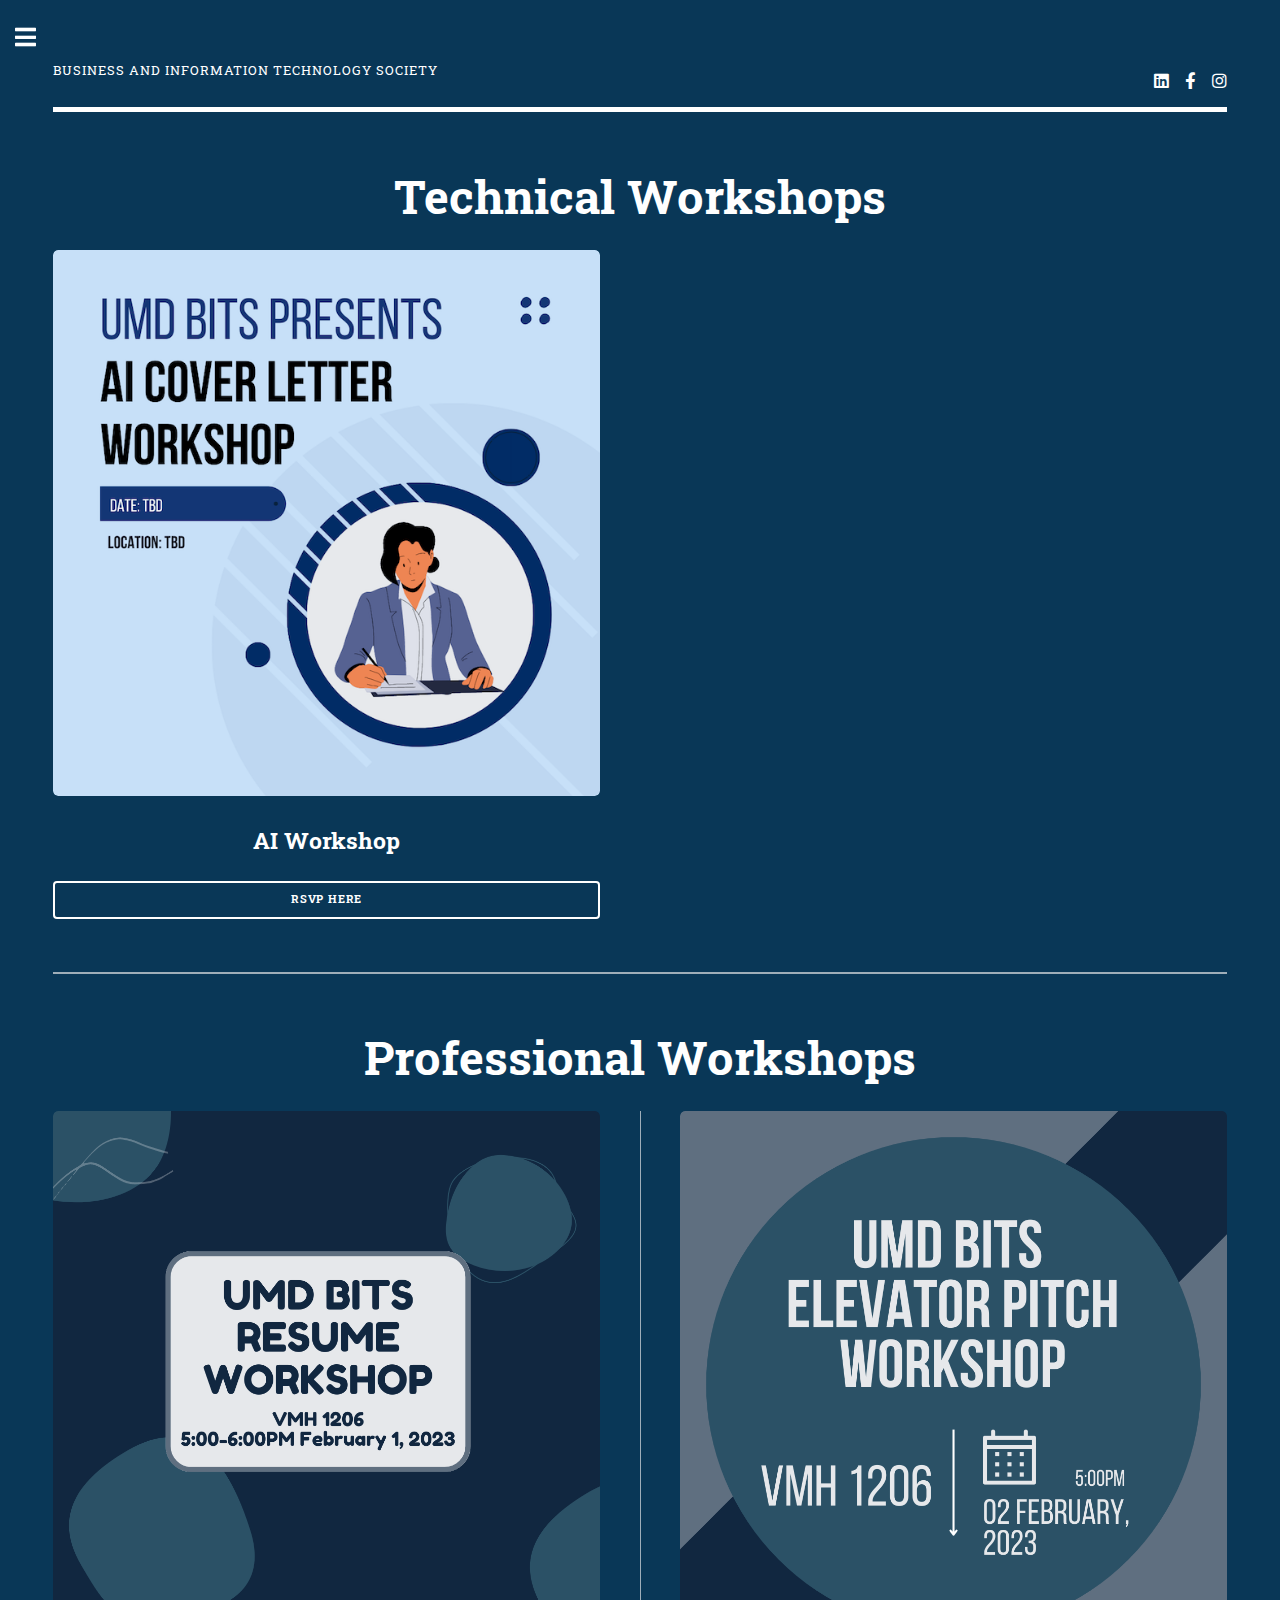
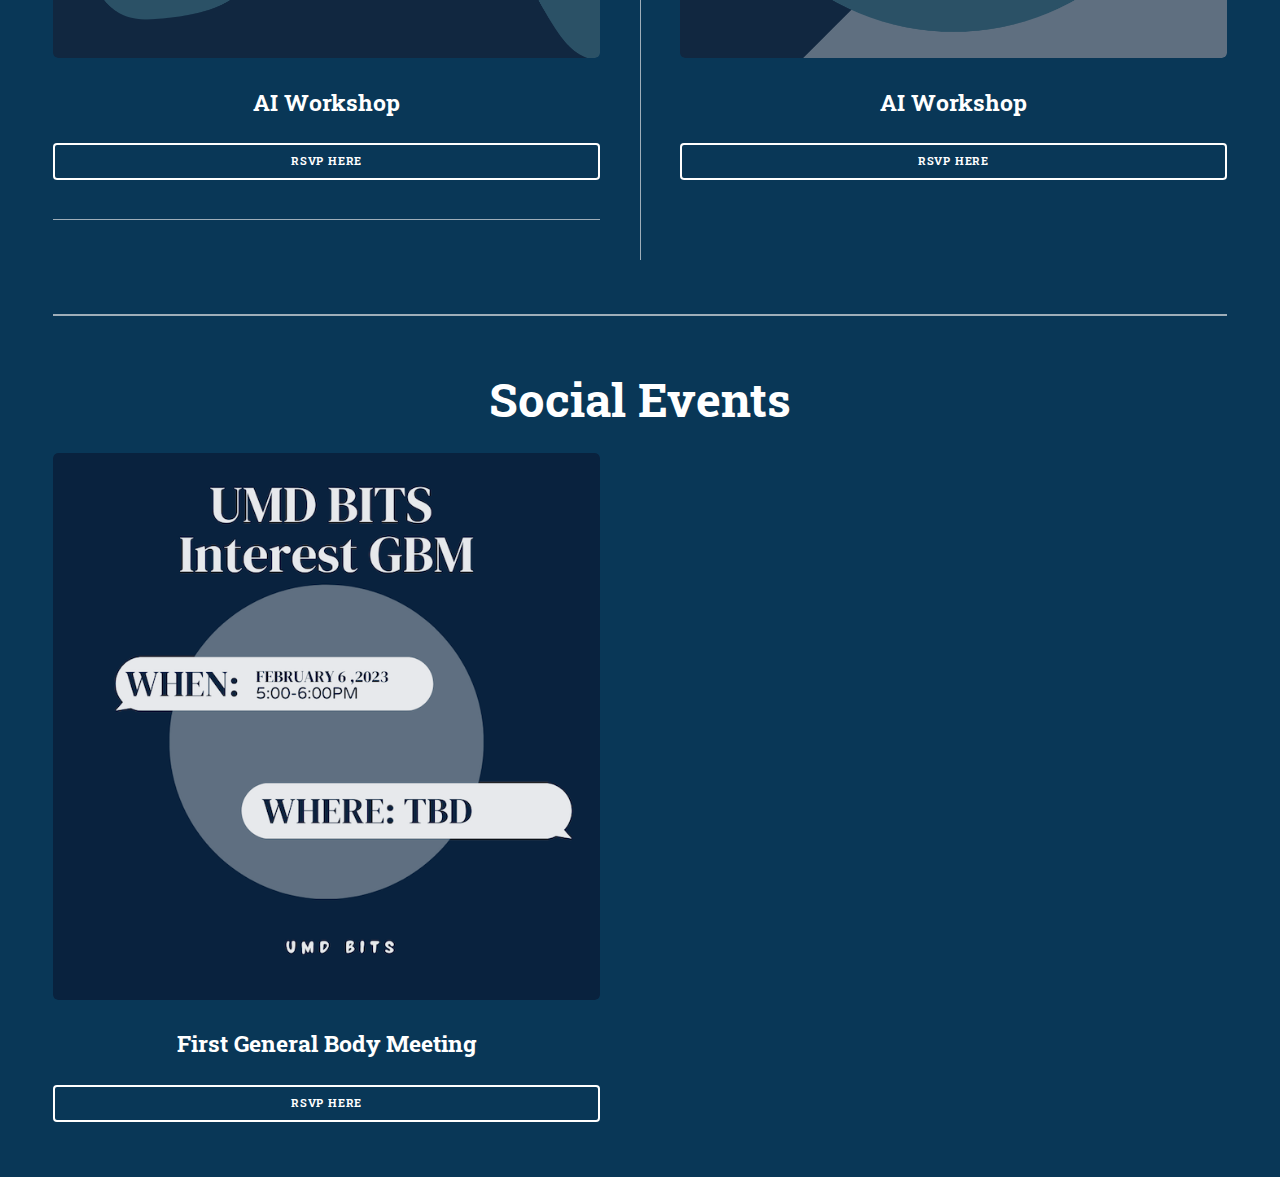
<file: events.html>
<!DOCTYPE HTML>
<!--
	Editorial by HTML5 UP
	html5up.net | @ajlkn
	Free for personal and commercial use under the CCA 3.0 license (html5up.net/license)
-->
<html>
	<head>
		<title>Events| BITS</title>
		<meta charset="utf-8" />
		<meta name="viewport" content="width=device-width, initial-scale=1, user-scalable=no" />
		<link rel="stylesheet" href="assets/css/main.css" />
	</head>
	<body class="is-preload">

		<!-- Wrapper -->
			<div id="wrapper">

				<!-- Main -->
					<div id="main">
						<div class="inner">

							<!-- Header -->
							<header id="header">
								<p> Business and Information Technology Society </p>
								<ul class="icons">
									<li><a href="https://www.linkedin.com/company/umd-bits/" class="icon brands fa-linkedin"><span class="label">Linkedin</span></a></li>
									<li><a href="https://www.facebook.com/umdbits/" class="icon brands fa-facebook-f"><span class="label">Facebook</span></a></li>
									<li><a href="https://www.instagram.com/umdbits/?hl=en" class="icon brands fa-instagram"><span class="label">Instagram</span></a></li>
								</ul>
							</header>

							<!-- Content -->
								<section>
										<h1><center>Technical Workshops</center></h1>
										<div class="posts">
											<article>
												<a href="#" class="image"><img src="images/5.png" alt="" /></a>
												<center> <h2>AI Workshop</h2></center>
													<center><a href="https://forms.gle/TUjjAonwTstVqVeT7" class="button fit">RSVP Here</a></center>
											</article>
										</div>
								</section>

								<section>
										<h1><center>Professional Workshops</center></h1>
											<div class="posts">		
											<article>
												<a href="#" class="image"><img src="images/resumeflyer.png" alt="" /></a>
												<center> <h2>AI Workshop</h2></center>
													<center><a href="#" class="button fit">RSVP Here</a></center>
											</article>
											<article>
												<a href="#" class="image"><img src="images/pitchflyer.png" alt="" /></a>
												<center> <h2>AI Workshop</h2></center>
													<center><a href="#" class="button fit">RSVP Here</a></center>
											</article>
										</br>

								</section>

								<section>
									<h1><center>Social Events</center></h1>
									<div class="posts">
										<article>
											<a href="#" class="image"><img src="images/4.png" alt="" /></a>
											<center><h2>First General Body Meeting</h2></center>
												<center><a href="https://forms.gle/efopSFyBQdBxiYzA6" class="button fit">RSVP Here</a> </center>
										</article>
									</div>
								</section>


						</div>
					</div>

				<!-- Sidebar -->
					<div id="sidebar">
						<div class="inner">

							<!-- Menu -->
							<nav id="menu">
									<h5>Menu</h5>
								<ul>
									<li><a href="index.html">Homepage</a></li>
									<li><a href="aboutus.html">About Us</a></li>
									<li><a href="eboard.html">Executive Board</a></li>
									<li><a href="events.html">Events</a></li>

								</ul>
							</nav>



							<!-- Section -->
								<section>
									<header class="major">
										<h2>Get in touch</h2>
									</header>
									<p>Sed varius enim lorem ullamcorper dolore aliquam aenean ornare velit lacus, ac varius enim lorem ullamcorper dolore. Proin sed aliquam facilisis ante interdum. Sed nulla amet lorem feugiat tempus aliquam.</p>
									<ul class="contact">
										<li class="icon solid fa-envelope"><a href="#">information@untitled.tld</a></li>
										<li class="icon solid fa-phone">(000) 000-0000</li>
										<li class="icon solid fa-home">1234 Somewhere Road #8254<br />
										Nashville, TN 00000-0000</li>
									</ul>
								</section>

							<!-- Footer -->
								<footer id="footer">
									<p class="copyright">&copy; Untitled. All rights reserved. Demo Images: <a href="https://unsplash.com">Unsplash</a>. Design: <a href="https://html5up.net">HTML5 UP</a>.</p>
								</footer>

						</div>
					</div>

			</div>

		<!-- Scripts -->
			<script src="assets/js/jquery.min.js"></script>
			<script src="assets/js/browser.min.js"></script>
			<script src="assets/js/breakpoints.min.js"></script>
			<script src="assets/js/util.js"></script>
			<script src="assets/js/main.js"></script>

	</body>
</html>
</file>
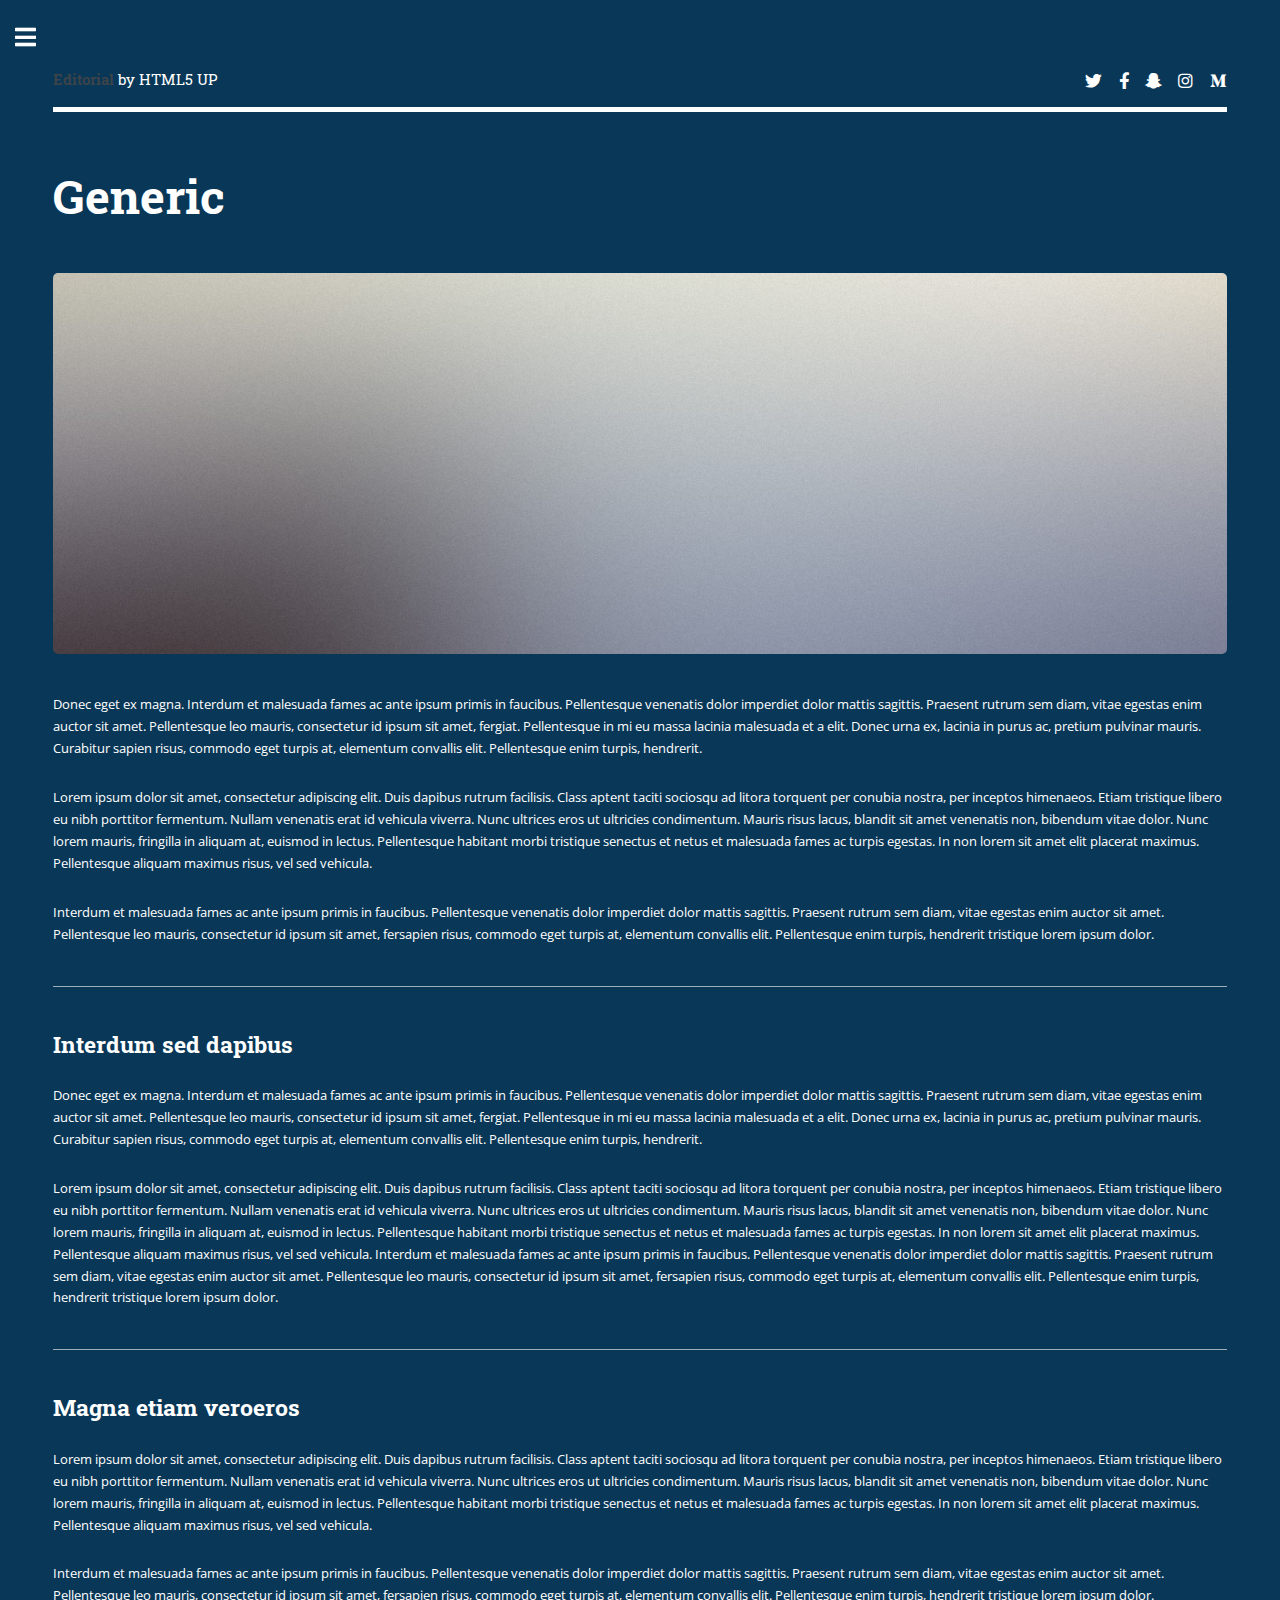
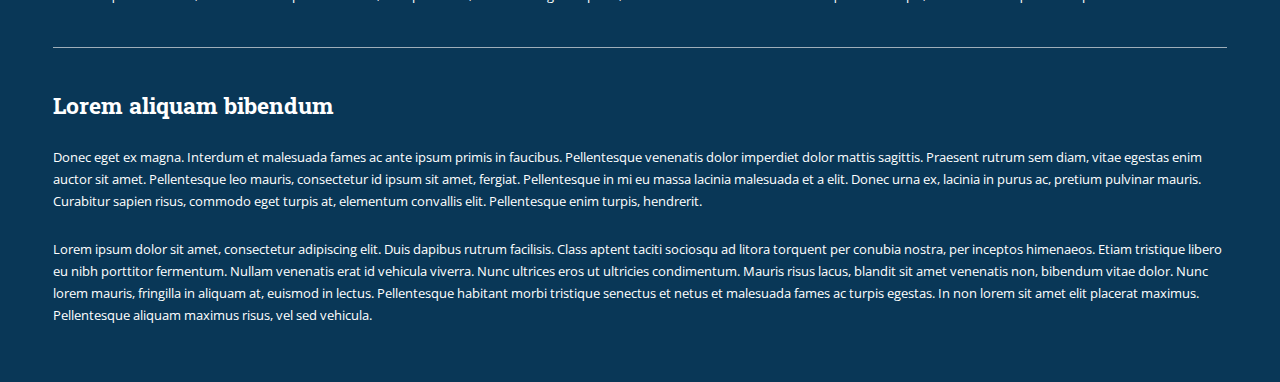
<file: generic copy.html>
<!DOCTYPE HTML>
<!--
	Editorial by HTML5 UP
	html5up.net | @ajlkn
	Free for personal and commercial use under the CCA 3.0 license (html5up.net/license)
-->
<html>
	<head>
		<title>Generic - Editorial by HTML5 UP</title>
		<meta charset="utf-8" />
		<meta name="viewport" content="width=device-width, initial-scale=1, user-scalable=no" />
		<link rel="stylesheet" href="assets/css/main.css" />
	</head>
	<body class="is-preload">

		<!-- Wrapper -->
			<div id="wrapper">

				<!-- Main -->
					<div id="main">
						<div class="inner">

							<!-- Header -->
								<header id="header">
									<a href="index.html" class="logo"><strong>Editorial</strong> by HTML5 UP</a>
									<ul class="icons">
										<li><a href="#" class="icon brands fa-twitter"><span class="label">Twitter</span></a></li>
										<li><a href="#" class="icon brands fa-facebook-f"><span class="label">Facebook</span></a></li>
										<li><a href="#" class="icon brands fa-snapchat-ghost"><span class="label">Snapchat</span></a></li>
										<li><a href="#" class="icon brands fa-instagram"><span class="label">Instagram</span></a></li>
										<li><a href="#" class="icon brands fa-medium-m"><span class="label">Medium</span></a></li>
									</ul>
								</header>

							<!-- Content -->
								<section>
									<header class="main">
										<h1>Generic</h1>
									</header>

									<span class="image main"><img src="images/pic11.jpg" alt="" /></span>

									<p>Donec eget ex magna. Interdum et malesuada fames ac ante ipsum primis in faucibus. Pellentesque venenatis dolor imperdiet dolor mattis sagittis. Praesent rutrum sem diam, vitae egestas enim auctor sit amet. Pellentesque leo mauris, consectetur id ipsum sit amet, fergiat. Pellentesque in mi eu massa lacinia malesuada et a elit. Donec urna ex, lacinia in purus ac, pretium pulvinar mauris. Curabitur sapien risus, commodo eget turpis at, elementum convallis elit. Pellentesque enim turpis, hendrerit.</p>
									<p>Lorem ipsum dolor sit amet, consectetur adipiscing elit. Duis dapibus rutrum facilisis. Class aptent taciti sociosqu ad litora torquent per conubia nostra, per inceptos himenaeos. Etiam tristique libero eu nibh porttitor fermentum. Nullam venenatis erat id vehicula viverra. Nunc ultrices eros ut ultricies condimentum. Mauris risus lacus, blandit sit amet venenatis non, bibendum vitae dolor. Nunc lorem mauris, fringilla in aliquam at, euismod in lectus. Pellentesque habitant morbi tristique senectus et netus et malesuada fames ac turpis egestas. In non lorem sit amet elit placerat maximus. Pellentesque aliquam maximus risus, vel sed vehicula.</p>
									<p>Interdum et malesuada fames ac ante ipsum primis in faucibus. Pellentesque venenatis dolor imperdiet dolor mattis sagittis. Praesent rutrum sem diam, vitae egestas enim auctor sit amet. Pellentesque leo mauris, consectetur id ipsum sit amet, fersapien risus, commodo eget turpis at, elementum convallis elit. Pellentesque enim turpis, hendrerit tristique lorem ipsum dolor.</p>

									<hr class="major" />

									<h2>Interdum sed dapibus</h2>
									<p>Donec eget ex magna. Interdum et malesuada fames ac ante ipsum primis in faucibus. Pellentesque venenatis dolor imperdiet dolor mattis sagittis. Praesent rutrum sem diam, vitae egestas enim auctor sit amet. Pellentesque leo mauris, consectetur id ipsum sit amet, fergiat. Pellentesque in mi eu massa lacinia malesuada et a elit. Donec urna ex, lacinia in purus ac, pretium pulvinar mauris. Curabitur sapien risus, commodo eget turpis at, elementum convallis elit. Pellentesque enim turpis, hendrerit.</p>
									<p>Lorem ipsum dolor sit amet, consectetur adipiscing elit. Duis dapibus rutrum facilisis. Class aptent taciti sociosqu ad litora torquent per conubia nostra, per inceptos himenaeos. Etiam tristique libero eu nibh porttitor fermentum. Nullam venenatis erat id vehicula viverra. Nunc ultrices eros ut ultricies condimentum. Mauris risus lacus, blandit sit amet venenatis non, bibendum vitae dolor. Nunc lorem mauris, fringilla in aliquam at, euismod in lectus. Pellentesque habitant morbi tristique senectus et netus et malesuada fames ac turpis egestas. In non lorem sit amet elit placerat maximus. Pellentesque aliquam maximus risus, vel sed vehicula. Interdum et malesuada fames ac ante ipsum primis in faucibus. Pellentesque venenatis dolor imperdiet dolor mattis sagittis. Praesent rutrum sem diam, vitae egestas enim auctor sit amet. Pellentesque leo mauris, consectetur id ipsum sit amet, fersapien risus, commodo eget turpis at, elementum convallis elit. Pellentesque enim turpis, hendrerit tristique lorem ipsum dolor.</p>

									<hr class="major" />

									<h2>Magna etiam veroeros</h2>
									<p>Lorem ipsum dolor sit amet, consectetur adipiscing elit. Duis dapibus rutrum facilisis. Class aptent taciti sociosqu ad litora torquent per conubia nostra, per inceptos himenaeos. Etiam tristique libero eu nibh porttitor fermentum. Nullam venenatis erat id vehicula viverra. Nunc ultrices eros ut ultricies condimentum. Mauris risus lacus, blandit sit amet venenatis non, bibendum vitae dolor. Nunc lorem mauris, fringilla in aliquam at, euismod in lectus. Pellentesque habitant morbi tristique senectus et netus et malesuada fames ac turpis egestas. In non lorem sit amet elit placerat maximus. Pellentesque aliquam maximus risus, vel sed vehicula.</p>
									<p>Interdum et malesuada fames ac ante ipsum primis in faucibus. Pellentesque venenatis dolor imperdiet dolor mattis sagittis. Praesent rutrum sem diam, vitae egestas enim auctor sit amet. Pellentesque leo mauris, consectetur id ipsum sit amet, fersapien risus, commodo eget turpis at, elementum convallis elit. Pellentesque enim turpis, hendrerit tristique lorem ipsum dolor.</p>

									<hr class="major" />

									<h2>Lorem aliquam bibendum</h2>
									<p>Donec eget ex magna. Interdum et malesuada fames ac ante ipsum primis in faucibus. Pellentesque venenatis dolor imperdiet dolor mattis sagittis. Praesent rutrum sem diam, vitae egestas enim auctor sit amet. Pellentesque leo mauris, consectetur id ipsum sit amet, fergiat. Pellentesque in mi eu massa lacinia malesuada et a elit. Donec urna ex, lacinia in purus ac, pretium pulvinar mauris. Curabitur sapien risus, commodo eget turpis at, elementum convallis elit. Pellentesque enim turpis, hendrerit.</p>
									<p>Lorem ipsum dolor sit amet, consectetur adipiscing elit. Duis dapibus rutrum facilisis. Class aptent taciti sociosqu ad litora torquent per conubia nostra, per inceptos himenaeos. Etiam tristique libero eu nibh porttitor fermentum. Nullam venenatis erat id vehicula viverra. Nunc ultrices eros ut ultricies condimentum. Mauris risus lacus, blandit sit amet venenatis non, bibendum vitae dolor. Nunc lorem mauris, fringilla in aliquam at, euismod in lectus. Pellentesque habitant morbi tristique senectus et netus et malesuada fames ac turpis egestas. In non lorem sit amet elit placerat maximus. Pellentesque aliquam maximus risus, vel sed vehicula.</p>

								</section>

						</div>
					</div>

				<!-- Sidebar -->
					<div id="sidebar">
						<div class="inner">

							<!-- Search -->
								<section id="search" class="alt">
									<form method="post" action="#">
										<input type="text" name="query" id="query" placeholder="Search" />
									</form>
								</section>

							<!-- Menu -->
								<nav id="menu">
									<header class="major">
										<h2>Menu</h2>
									</header>
									<ul>
										<li><a href="index.html">Homepage</a></li>
										<li><a href="generic.html">Generic</a></li>
										<li><a href="elements.html">Elements</a></li>
										<li>
											<span class="opener">Submenu</span>
											<ul>
												<li><a href="#">Lorem Dolor</a></li>
												<li><a href="#">Ipsum Adipiscing</a></li>
												<li><a href="#">Tempus Magna</a></li>
												<li><a href="#">Feugiat Veroeros</a></li>
											</ul>
										</li>
										<li><a href="#">Etiam Dolore</a></li>
										<li><a href="#">Adipiscing</a></li>
										<li>
											<span class="opener">Another Submenu</span>
											<ul>
												<li><a href="#">Lorem Dolor</a></li>
												<li><a href="#">Ipsum Adipiscing</a></li>
												<li><a href="#">Tempus Magna</a></li>
												<li><a href="#">Feugiat Veroeros</a></li>
											</ul>
										</li>
										<li><a href="#">Maximus Erat</a></li>
										<li><a href="#">Sapien Mauris</a></li>
										<li><a href="#">Amet Lacinia</a></li>
									</ul>
								</nav>

							<!-- Section -->
								<section>
									<header class="major">
										<h2>Ante interdum</h2>
									</header>
									<div class="mini-posts">
										<article>
											<a href="#" class="image"><img src="images/pic07.jpg" alt="" /></a>
											<p>Aenean ornare velit lacus, ac varius enim lorem ullamcorper dolore aliquam.</p>
										</article>
										<article>
											<a href="#" class="image"><img src="images/pic08.jpg" alt="" /></a>
											<p>Aenean ornare velit lacus, ac varius enim lorem ullamcorper dolore aliquam.</p>
										</article>
										<article>
											<a href="#" class="image"><img src="images/pic09.jpg" alt="" /></a>
											<p>Aenean ornare velit lacus, ac varius enim lorem ullamcorper dolore aliquam.</p>
										</article>
									</div>
									<ul class="actions">
										<li><a href="#" class="button">More</a></li>
									</ul>
								</section>

							<!-- Section -->
								<section>
									<header class="major">
										<h2>Get in touch</h2>
									</header>
									<p>Sed varius enim lorem ullamcorper dolore aliquam aenean ornare velit lacus, ac varius enim lorem ullamcorper dolore. Proin sed aliquam facilisis ante interdum. Sed nulla amet lorem feugiat tempus aliquam.</p>
									<ul class="contact">
										<li class="icon solid fa-envelope"><a href="#">information@untitled.tld</a></li>
										<li class="icon solid fa-phone">(000) 000-0000</li>
										<li class="icon solid fa-home">1234 Somewhere Road #8254<br />
										Nashville, TN 00000-0000</li>
									</ul>
								</section>

							<!-- Footer -->
								<footer id="footer">
									<p class="copyright">&copy; Untitled. All rights reserved. Demo Images: <a href="https://unsplash.com">Unsplash</a>. Design: <a href="https://html5up.net">HTML5 UP</a>.</p>
								</footer>

						</div>
					</div>

			</div>

		<!-- Scripts -->
			<script src="assets/js/jquery.min.js"></script>
			<script src="assets/js/browser.min.js"></script>
			<script src="assets/js/breakpoints.min.js"></script>
			<script src="assets/js/util.js"></script>
			<script src="assets/js/main.js"></script>

	</body>
</html>
</file>
<file: assets/css/main.css>
@import url(fontawesome-all.min.css);
@import url("https://fonts.googleapis.com/css?family=Open+Sans:400,600,400italic,600italic|Roboto+Slab:400,700");
/*
	Editorial by HTML5 UP
	html5up.net | @ajlkn
	Free for personal and commercial use under the CCA 3.0 license (html5up.net/license)
*/
html, body, div, span, applet, object,
iframe, h1, h2, h3, h4, h5, h6, p, blockquote,
pre, a, abbr, acronym, address, big, cite,
code, del, dfn, em, img, ins, kbd, q, s, samp,
small, strike, strong, sub, sup, tt, var, b,
u, i, center, dl, dt, dd, ol, ul, li, fieldset,
form, label, legend, table, caption, tbody,
tfoot, thead, tr, th, td, article, aside,
canvas, details, embed, figure, figcaption,
footer, header, hgroup, menu, nav, output, ruby,
section, summary, time, mark, audio, video {
  margin: 0;
  padding: 0;
  border: 0;
  font-size: 100%;
  font: inherit;
  vertical-align: baseline; }

article, aside, details, figcaption, figure,
footer, header, hgroup, menu, nav, section {
  display: block; }

body {
  line-height: 1; }

ol, ul {
  list-style: none; }

blockquote, q {
  quotes: none; }
  blockquote:before, blockquote:after, q:before, q:after {
    content: '';
    content: none; }

table {
  border-collapse: collapse;
  border-spacing: 0; }

body {
  -webkit-text-size-adjust: none; }

mark {
  background-color: transparent;
  color: inherit; }

input::-moz-focus-inner {
  border: 0;
  padding: 0; }

input, select, textarea {
  -moz-appearance: none;
  -webkit-appearance: none;
  -ms-appearance: none;
  appearance: none; }

/* Basic */
@-ms-viewport {
  width: device-width; }

body {
  -ms-overflow-style: scrollbar; }

@media screen and (max-width: 480px) {
  html, body {
    min-width: 320px; } }

html {
  box-sizing: border-box; }

*, *:before, *:after {
  box-sizing: inherit; }

body {
  background: #093757; }
  body.is-preload *, body.is-preload *:before, body.is-preload *:after, body.is-resizing *, body.is-resizing *:before, body.is-resizing *:after {
    -moz-animation: none !important;
    -webkit-animation: none !important;
    -ms-animation: none !important;
    animation: none !important;
    -moz-transition: none !important;
    -webkit-transition: none !important;
    -ms-transition: none !important;
    transition: none !important; }

/* Type */
body, input, select, textarea {
  color: #ffffff;
  font-family: "Open Sans", sans-serif;
  font-size: 13pt;
  font-weight: 400;
  line-height: 1.65; }
  @media screen and (max-width: 1680px) {
    body, input, select, textarea {
      font-size: 11pt; } }
  @media screen and (max-width: 1280px) {
    body, input, select, textarea {
      font-size: 10pt; } }
  @media screen and (max-width: 360px) {
    body, input, select, textarea {
      font-size: 9pt; } }

a {
  -moz-transition: color 0.2s ease-in-out, border-bottom-color 0.2s ease-in-out;
  -webkit-transition: color 0.2s ease-in-out, border-bottom-color 0.2s ease-in-out;
  -ms-transition: color 0.2s ease-in-out, border-bottom-color 0.2s ease-in-out;
  transition: color 0.2s ease-in-out, border-bottom-color 0.2s ease-in-out;
  border-bottom: dotted 1px;
  color: #ffffff;
  text-decoration: none; }
  a:hover {
    border-bottom-color: #ffffff;
    color: #ffffff !important; }
    a:hover strong {
      color: inherit; }

strong, b {
  color: #3d4449;
  font-weight: 600; }

em, i {
  font-style: italic; }

p {
  margin: 0 0 2em 0; }

h1, h2, h3  {
  color: #ffffff;
  font-family: "Roboto Slab", serif;
  font-weight: 700;
  line-height: 1.5;
  margin: 0 0 1em 0; }
  h1 a, h2 a, h3 a {
    color: inherit;
    text-decoration: none;
    border-bottom: 0; }

h4, h5, h6 {
  color: #093757;
  font-family: "Roboto Slab", serif;
  font-weight: 700;
  line-height: 1.5;
  margin: 0 0 1em 0; }
  h4 a, h5 a, h6 a {
    color: inherit;
    text-decoration: none;
    border-bottom: 0; }



h1 {
  font-size: 4em;
  margin: 0 0 0.5em 0;
  line-height: 1.3; }

h2 {
  font-size: 1.75em; }

h3 {
  font-size: 1.25em; }

h4 {
  font-size: 4em;
  margin: 0 0 0.5em 0;
  line-height: 1.3; }

h5 {
  font-size: 1.75em; }

h6 {
  font-size: 1.25em; }


@media screen and (max-width: 1680px) {
  h1 {
    font-size: 3.5em; } }

@media screen and (max-width: 980px) {
  h1 {
    font-size: 3.25em; } }

@media screen and (max-width: 736px) {
  h1 {
    font-size: 2em;
    line-height: 1.4; }
  h2 {
    font-size: 1.5em; } }

sub {
  font-size: 0.8em;
  position: relative;
  top: 0.5em; }

sup {
  font-size: 0.8em;
  position: relative;
  top: -0.5em; }

blockquote {
  border-left: solid 3px rgba(210, 215, 217, 0.75);
  font-style: italic;
  margin: 0 0 2em 0;
  padding: 0.5em 0 0.5em 2em; }

code {
  background: rgba(230, 235, 237, 0.25);
  border-radius: 0.375em;
  border: solid 1px rgba(210, 215, 217, 0.75);
  font-family: "Courier New", monospace;
  font-size: 0.9em;
  margin: 0 0.25em;
  padding: 0.25em 0.65em; }

pre {
  -webkit-overflow-scrolling: touch;
  font-family: "Courier New", monospace;
  font-size: 0.9em;
  margin: 0 0 2em 0; }
  pre code {
    display: block;
    line-height: 1.75;
    padding: 1em 1.5em;
    overflow-x: auto; }

hr {
  border: 0;
  border-bottom: solid 1px rgba(210, 215, 217, 0.75);
  margin: 2em 0; }
  hr.major {
    margin: 3em 0; }

.align-left {
  text-align: left; }

.align-center {
  text-align: center; }

.align-right {
  text-align: right; }

/* Row */
.row {
  display: flex;
  flex-wrap: wrap;
  box-sizing: border-box;
  align-items: stretch; }
  .row > * {
    box-sizing: border-box; }
  .row.gtr-uniform > * > :last-child {
    margin-bottom: 0; }
  .row.aln-left {
    justify-content: flex-start; }
  .row.aln-center {
    justify-content: center; }
  .row.aln-right {
    justify-content: flex-end; }
  .row.aln-top {
    align-items: flex-start; }
  .row.aln-middle {
    align-items: center; }
  .row.aln-bottom {
    align-items: flex-end; }
  .row > .imp {
    order: -1; }
  .row > .col-1 {
    width: 8.33333%; }
  .row > .off-1 {
    margin-left: 8.33333%; }
  .row > .col-2 {
    width: 16.66667%; }
  .row > .off-2 {
    margin-left: 16.66667%; }
  .row > .col-3 {
    width: 25%; }
  .row > .off-3 {
    margin-left: 25%; }
  .row > .col-4 {
    width: 33.33333%; }
  .row > .off-4 {
    margin-left: 33.33333%; }
  .row > .col-5 {
    width: 41.66667%; }
  .row > .off-5 {
    margin-left: 41.66667%; }
  .row > .col-6 {
    width: 50%; }
  .row > .off-6 {
    margin-left: 50%; }
  .row > .col-7 {
    width: 58.33333%; }
  .row > .off-7 {
    margin-left: 58.33333%; }
  .row > .col-8 {
    width: 66.66667%; }
  .row > .off-8 {
    margin-left: 66.66667%; }
  .row > .col-9 {
    width: 75%; }
  .row > .off-9 {
    margin-left: 75%; }
  .row > .col-10 {
    width: 83.33333%; }
  .row > .off-10 {
    margin-left: 83.33333%; }
  .row > .col-11 {
    width: 91.66667%; }
  .row > .off-11 {
    margin-left: 91.66667%; }
  .row > .col-12 {
    width: 100%; }
  .row > .off-12 {
    margin-left: 100%; }
  .row.gtr-0 {
    margin-top: 0;
    margin-left: 0em; }
    .row.gtr-0 > * {
      padding: 0 0 0 0em; }
    .row.gtr-0.gtr-uniform {
      margin-top: 0em; }
      .row.gtr-0.gtr-uniform > * {
        padding-top: 0em; }
  .row.gtr-25 {
    margin-top: 0;
    margin-left: -0.375em; }
    .row.gtr-25 > * {
      padding: 0 0 0 0.375em; }
    .row.gtr-25.gtr-uniform {
      margin-top: -0.375em; }
      .row.gtr-25.gtr-uniform > * {
        padding-top: 0.375em; }
  .row.gtr-50 {
    margin-top: 0;
    margin-left: -0.75em; }
    .row.gtr-50 > * {
      padding: 0 0 0 0.75em; }
    .row.gtr-50.gtr-uniform {
      margin-top: -0.75em; }
      .row.gtr-50.gtr-uniform > * {
        padding-top: 0.75em; }
  .row {
    margin-top: 0;
    margin-left: -1.5em; }
    .row > * {
      padding: 0 0 0 1.5em; }
    .row.gtr-uniform {
      margin-top: -1.5em; }
      .row.gtr-uniform > * {
        padding-top: 1.5em; }
  .row.gtr-150 {
    margin-top: 0;
    margin-left: -2.25em; }
    .row.gtr-150 > * {
      padding: 0 0 0 2.25em; }
    .row.gtr-150.gtr-uniform {
      margin-top: -2.25em; }
      .row.gtr-150.gtr-uniform > * {
        padding-top: 2.25em; }
  .row.gtr-200 {
    margin-top: 0;
    margin-left: -3em; }
    .row.gtr-200 > * {
      padding: 0 0 0 3em; }
    .row.gtr-200.gtr-uniform {
      margin-top: -3em; }
      .row.gtr-200.gtr-uniform > * {
        padding-top: 3em; }
  @media screen and (max-width: 1680px) {
    .row {
      display: flex;
      flex-wrap: wrap;
      box-sizing: border-box;
      align-items: stretch; }
      .row > * {
        box-sizing: border-box; }
      .row.gtr-uniform > * > :last-child {
        margin-bottom: 0; }
      .row.aln-left {
        justify-content: flex-start; }
      .row.aln-center {
        justify-content: center; }
      .row.aln-right {
        justify-content: flex-end; }
      .row.aln-top {
        align-items: flex-start; }
      .row.aln-middle {
        align-items: center; }
      .row.aln-bottom {
        align-items: flex-end; }
      .row > .imp-xlarge {
        order: -1; }
      .row > .col-1-xlarge {
        width: 8.33333%; }
      .row > .off-1-xlarge {
        margin-left: 8.33333%; }
      .row > .col-2-xlarge {
        width: 16.66667%; }
      .row > .off-2-xlarge {
        margin-left: 16.66667%; }
      .row > .col-3-xlarge {
        width: 25%; }
      .row > .off-3-xlarge {
        margin-left: 25%; }
      .row > .col-4-xlarge {
        width: 33.33333%; }
      .row > .off-4-xlarge {
        margin-left: 33.33333%; }
      .row > .col-5-xlarge {
        width: 41.66667%; }
      .row > .off-5-xlarge {
        margin-left: 41.66667%; }
      .row > .col-6-xlarge {
        width: 50%; }
      .row > .off-6-xlarge {
        margin-left: 50%; }
      .row > .col-7-xlarge {
        width: 58.33333%; }
      .row > .off-7-xlarge {
        margin-left: 58.33333%; }
      .row > .col-8-xlarge {
        width: 66.66667%; }
      .row > .off-8-xlarge {
        margin-left: 66.66667%; }
      .row > .col-9-xlarge {
        width: 75%; }
      .row > .off-9-xlarge {
        margin-left: 75%; }
      .row > .col-10-xlarge {
        width: 83.33333%; }
      .row > .off-10-xlarge {
        margin-left: 83.33333%; }
      .row > .col-11-xlarge {
        width: 91.66667%; }
      .row > .off-11-xlarge {
        margin-left: 91.66667%; }
      .row > .col-12-xlarge {
        width: 100%; }
      .row > .off-12-xlarge {
        margin-left: 100%; }
      .row.gtr-0 {
        margin-top: 0;
        margin-left: 0em; }
        .row.gtr-0 > * {
          padding: 0 0 0 0em; }
        .row.gtr-0.gtr-uniform {
          margin-top: 0em; }
          .row.gtr-0.gtr-uniform > * {
            padding-top: 0em; }
      .row.gtr-25 {
        margin-top: 0;
        margin-left: -0.375em; }
        .row.gtr-25 > * {
          padding: 0 0 0 0.375em; }
        .row.gtr-25.gtr-uniform {
          margin-top: -0.375em; }
          .row.gtr-25.gtr-uniform > * {
            padding-top: 0.375em; }
      .row.gtr-50 {
        margin-top: 0;
        margin-left: -0.75em; }
        .row.gtr-50 > * {
          padding: 0 0 0 0.75em; }
        .row.gtr-50.gtr-uniform {
          margin-top: -0.75em; }
          .row.gtr-50.gtr-uniform > * {
            padding-top: 0.75em; }
      .row {
        margin-top: 0;
        margin-left: -1.5em; }
        .row > * {
          padding: 0 0 0 1.5em; }
        .row.gtr-uniform {
          margin-top: -1.5em; }
          .row.gtr-uniform > * {
            padding-top: 1.5em; }
      .row.gtr-150 {
        margin-top: 0;
        margin-left: -2.25em; }
        .row.gtr-150 > * {
          padding: 0 0 0 2.25em; }
        .row.gtr-150.gtr-uniform {
          margin-top: -2.25em; }
          .row.gtr-150.gtr-uniform > * {
            padding-top: 2.25em; }
      .row.gtr-200 {
        margin-top: 0;
        margin-left: -3em; }
        .row.gtr-200 > * {
          padding: 0 0 0 3em; }
        .row.gtr-200.gtr-uniform {
          margin-top: -3em; }
          .row.gtr-200.gtr-uniform > * {
            padding-top: 3em; } }
  @media screen and (max-width: 1280px) {
    .row {
      display: flex;
      flex-wrap: wrap;
      box-sizing: border-box;
      align-items: stretch; }
      .row > * {
        box-sizing: border-box; }
      .row.gtr-uniform > * > :last-child {
        margin-bottom: 0; }
      .row.aln-left {
        justify-content: flex-start; }
      .row.aln-center {
        justify-content: center; }
      .row.aln-right {
        justify-content: flex-end; }
      .row.aln-top {
        align-items: flex-start; }
      .row.aln-middle {
        align-items: center; }
      .row.aln-bottom {
        align-items: flex-end; }
      .row > .imp-large {
        order: -1; }
      .row > .col-1-large {
        width: 8.33333%; }
      .row > .off-1-large {
        margin-left: 8.33333%; }
      .row > .col-2-large {
        width: 16.66667%; }
      .row > .off-2-large {
        margin-left: 16.66667%; }
      .row > .col-3-large {
        width: 25%; }
      .row > .off-3-large {
        margin-left: 25%; }
      .row > .col-4-large {
        width: 33.33333%; }
      .row > .off-4-large {
        margin-left: 33.33333%; }
      .row > .col-5-large {
        width: 41.66667%; }
      .row > .off-5-large {
        margin-left: 41.66667%; }
      .row > .col-6-large {
        width: 50%; }
      .row > .off-6-large {
        margin-left: 50%; }
      .row > .col-7-large {
        width: 58.33333%; }
      .row > .off-7-large {
        margin-left: 58.33333%; }
      .row > .col-8-large {
        width: 66.66667%; }
      .row > .off-8-large {
        margin-left: 66.66667%; }
      .row > .col-9-large {
        width: 75%; }
      .row > .off-9-large {
        margin-left: 75%; }
      .row > .col-10-large {
        width: 83.33333%; }
      .row > .off-10-large {
        margin-left: 83.33333%; }
      .row > .col-11-large {
        width: 91.66667%; }
      .row > .off-11-large {
        margin-left: 91.66667%; }
      .row > .col-12-large {
        width: 100%; }
      .row > .off-12-large {
        margin-left: 100%; }
      .row.gtr-0 {
        margin-top: 0;
        margin-left: 0em; }
        .row.gtr-0 > * {
          padding: 0 0 0 0em; }
        .row.gtr-0.gtr-uniform {
          margin-top: 0em; }
          .row.gtr-0.gtr-uniform > * {
            padding-top: 0em; }
      .row.gtr-25 {
        margin-top: 0;
        margin-left: -0.375em; }
        .row.gtr-25 > * {
          padding: 0 0 0 0.375em; }
        .row.gtr-25.gtr-uniform {
          margin-top: -0.375em; }
          .row.gtr-25.gtr-uniform > * {
            padding-top: 0.375em; }
      .row.gtr-50 {
        margin-top: 0;
        margin-left: -0.75em; }
        .row.gtr-50 > * {
          padding: 0 0 0 0.75em; }
        .row.gtr-50.gtr-uniform {
          margin-top: -0.75em; }
          .row.gtr-50.gtr-uniform > * {
            padding-top: 0.75em; }
      .row {
        margin-top: 0;
        margin-left: -1.5em; }
        .row > * {
          padding: 0 0 0 1.5em; }
        .row.gtr-uniform {
          margin-top: -1.5em; }
          .row.gtr-uniform > * {
            padding-top: 1.5em; }
      .row.gtr-150 {
        margin-top: 0;
        margin-left: -2.25em; }
        .row.gtr-150 > * {
          padding: 0 0 0 2.25em; }
        .row.gtr-150.gtr-uniform {
          margin-top: -2.25em; }
          .row.gtr-150.gtr-uniform > * {
            padding-top: 2.25em; }
      .row.gtr-200 {
        margin-top: 0;
        margin-left: -3em; }
        .row.gtr-200 > * {
          padding: 0 0 0 3em; }
        .row.gtr-200.gtr-uniform {
          margin-top: -3em; }
          .row.gtr-200.gtr-uniform > * {
            padding-top: 3em; } }
  @media screen and (max-width: 980px) {
    .row {
      display: flex;
      flex-wrap: wrap;
      box-sizing: border-box;
      align-items: stretch; }
      .row > * {
        box-sizing: border-box; }
      .row.gtr-uniform > * > :last-child {
        margin-bottom: 0; }
      .row.aln-left {
        justify-content: flex-start; }
      .row.aln-center {
        justify-content: center; }
      .row.aln-right {
        justify-content: flex-end; }
      .row.aln-top {
        align-items: flex-start; }
      .row.aln-middle {
        align-items: center; }
      .row.aln-bottom {
        align-items: flex-end; }
      .row > .imp-medium {
        order: -1; }
      .row > .col-1-medium {
        width: 8.33333%; }
      .row > .off-1-medium {
        margin-left: 8.33333%; }
      .row > .col-2-medium {
        width: 16.66667%; }
      .row > .off-2-medium {
        margin-left: 16.66667%; }
      .row > .col-3-medium {
        width: 25%; }
      .row > .off-3-medium {
        margin-left: 25%; }
      .row > .col-4-medium {
        width: 33.33333%; }
      .row > .off-4-medium {
        margin-left: 33.33333%; }
      .row > .col-5-medium {
        width: 41.66667%; }
      .row > .off-5-medium {
        margin-left: 41.66667%; }
      .row > .col-6-medium {
        width: 50%; }
      .row > .off-6-medium {
        margin-left: 50%; }
      .row > .col-7-medium {
        width: 58.33333%; }
      .row > .off-7-medium {
        margin-left: 58.33333%; }
      .row > .col-8-medium {
        width: 66.66667%; }
      .row > .off-8-medium {
        margin-left: 66.66667%; }
      .row > .col-9-medium {
        width: 75%; }
      .row > .off-9-medium {
        margin-left: 75%; }
      .row > .col-10-medium {
        width: 83.33333%; }
      .row > .off-10-medium {
        margin-left: 83.33333%; }
      .row > .col-11-medium {
        width: 91.66667%; }
      .row > .off-11-medium {
        margin-left: 91.66667%; }
      .row > .col-12-medium {
        width: 100%; }
      .row > .off-12-medium {
        margin-left: 100%; }
      .row.gtr-0 {
        margin-top: 0;
        margin-left: 0em; }
        .row.gtr-0 > * {
          padding: 0 0 0 0em; }
        .row.gtr-0.gtr-uniform {
          margin-top: 0em; }
          .row.gtr-0.gtr-uniform > * {
            padding-top: 0em; }
      .row.gtr-25 {
        margin-top: 0;
        margin-left: -0.375em; }
        .row.gtr-25 > * {
          padding: 0 0 0 0.375em; }
        .row.gtr-25.gtr-uniform {
          margin-top: -0.375em; }
          .row.gtr-25.gtr-uniform > * {
            padding-top: 0.375em; }
      .row.gtr-50 {
        margin-top: 0;
        margin-left: -0.75em; }
        .row.gtr-50 > * {
          padding: 0 0 0 0.75em; }
        .row.gtr-50.gtr-uniform {
          margin-top: -0.75em; }
          .row.gtr-50.gtr-uniform > * {
            padding-top: 0.75em; }
      .row {
        margin-top: 0;
        margin-left: -1.5em; }
        .row > * {
          padding: 0 0 0 1.5em; }
        .row.gtr-uniform {
          margin-top: -1.5em; }
          .row.gtr-uniform > * {
            padding-top: 1.5em; }
      .row.gtr-150 {
        margin-top: 0;
        margin-left: -2.25em; }
        .row.gtr-150 > * {
          padding: 0 0 0 2.25em; }
        .row.gtr-150.gtr-uniform {
          margin-top: -2.25em; }
          .row.gtr-150.gtr-uniform > * {
            padding-top: 2.25em; }
      .row.gtr-200 {
        margin-top: 0;
        margin-left: -3em; }
        .row.gtr-200 > * {
          padding: 0 0 0 3em; }
        .row.gtr-200.gtr-uniform {
          margin-top: -3em; }
          .row.gtr-200.gtr-uniform > * {
            padding-top: 3em; } }
  @media screen and (max-width: 736px) {
    .row {
      display: flex;
      flex-wrap: wrap;
      box-sizing: border-box;
      align-items: stretch; }
      .row > * {
        box-sizing: border-box; }
      .row.gtr-uniform > * > :last-child {
        margin-bottom: 0; }
      .row.aln-left {
        justify-content: flex-start; }
      .row.aln-center {
        justify-content: center; }
      .row.aln-right {
        justify-content: flex-end; }
      .row.aln-top {
        align-items: flex-start; }
      .row.aln-middle {
        align-items: center; }
      .row.aln-bottom {
        align-items: flex-end; }
      .row > .imp-small {
        order: -1; }
      .row > .col-1-small {
        width: 8.33333%; }
      .row > .off-1-small {
        margin-left: 8.33333%; }
      .row > .col-2-small {
        width: 16.66667%; }
      .row > .off-2-small {
        margin-left: 16.66667%; }
      .row > .col-3-small {
        width: 25%; }
      .row > .off-3-small {
        margin-left: 25%; }
      .row > .col-4-small {
        width: 33.33333%; }
      .row > .off-4-small {
        margin-left: 33.33333%; }
      .row > .col-5-small {
        width: 41.66667%; }
      .row > .off-5-small {
        margin-left: 41.66667%; }
      .row > .col-6-small {
        width: 50%; }
      .row > .off-6-small {
        margin-left: 50%; }
      .row > .col-7-small {
        width: 58.33333%; }
      .row > .off-7-small {
        margin-left: 58.33333%; }
      .row > .col-8-small {
        width: 66.66667%; }
      .row > .off-8-small {
        margin-left: 66.66667%; }
      .row > .col-9-small {
        width: 75%; }
      .row > .off-9-small {
        margin-left: 75%; }
      .row > .col-10-small {
        width: 83.33333%; }
      .row > .off-10-small {
        margin-left: 83.33333%; }
      .row > .col-11-small {
        width: 91.66667%; }
      .row > .off-11-small {
        margin-left: 91.66667%; }
      .row > .col-12-small {
        width: 100%; }
      .row > .off-12-small {
        margin-left: 100%; }
      .row.gtr-0 {
        margin-top: 0;
        margin-left: 0em; }
        .row.gtr-0 > * {
          padding: 0 0 0 0em; }
        .row.gtr-0.gtr-uniform {
          margin-top: 0em; }
          .row.gtr-0.gtr-uniform > * {
            padding-top: 0em; }
      .row.gtr-25 {
        margin-top: 0;
        margin-left: -0.375em; }
        .row.gtr-25 > * {
          padding: 0 0 0 0.375em; }
        .row.gtr-25.gtr-uniform {
          margin-top: -0.375em; }
          .row.gtr-25.gtr-uniform > * {
            padding-top: 0.375em; }
      .row.gtr-50 {
        margin-top: 0;
        margin-left: -0.75em; }
        .row.gtr-50 > * {
          padding: 0 0 0 0.75em; }
        .row.gtr-50.gtr-uniform {
          margin-top: -0.75em; }
          .row.gtr-50.gtr-uniform > * {
            padding-top: 0.75em; }
      .row {
        margin-top: 0;
        margin-left: -1.5em; }
        .row > * {
          padding: 0 0 0 1.5em; }
        .row.gtr-uniform {
          margin-top: -1.5em; }
          .row.gtr-uniform > * {
            padding-top: 1.5em; }
      .row.gtr-150 {
        margin-top: 0;
        margin-left: -2.25em; }
        .row.gtr-150 > * {
          padding: 0 0 0 2.25em; }
        .row.gtr-150.gtr-uniform {
          margin-top: -2.25em; }
          .row.gtr-150.gtr-uniform > * {
            padding-top: 2.25em; }
      .row.gtr-200 {
        margin-top: 0;
        margin-left: -3em; }
        .row.gtr-200 > * {
          padding: 0 0 0 3em; }
        .row.gtr-200.gtr-uniform {
          margin-top: -3em; }
          .row.gtr-200.gtr-uniform > * {
            padding-top: 3em; } }
  @media screen and (max-width: 480px) {
    .row {
      display: flex;
      flex-wrap: wrap;
      box-sizing: border-box;
      align-items: stretch; }
      .row > * {
        box-sizing: border-box; }
      .row.gtr-uniform > * > :last-child {
        margin-bottom: 0; }
      .row.aln-left {
        justify-content: flex-start; }
      .row.aln-center {
        justify-content: center; }
      .row.aln-right {
        justify-content: flex-end; }
      .row.aln-top {
        align-items: flex-start; }
      .row.aln-middle {
        align-items: center; }
      .row.aln-bottom {
        align-items: flex-end; }
      .row > .imp-xsmall {
        order: -1; }
      .row > .col-1-xsmall {
        width: 8.33333%; }
      .row > .off-1-xsmall {
        margin-left: 8.33333%; }
      .row > .col-2-xsmall {
        width: 16.66667%; }
      .row > .off-2-xsmall {
        margin-left: 16.66667%; }
      .row > .col-3-xsmall {
        width: 25%; }
      .row > .off-3-xsmall {
        margin-left: 25%; }
      .row > .col-4-xsmall {
        width: 33.33333%; }
      .row > .off-4-xsmall {
        margin-left: 33.33333%; }
      .row > .col-5-xsmall {
        width: 41.66667%; }
      .row > .off-5-xsmall {
        margin-left: 41.66667%; }
      .row > .col-6-xsmall {
        width: 50%; }
      .row > .off-6-xsmall {
        margin-left: 50%; }
      .row > .col-7-xsmall {
        width: 58.33333%; }
      .row > .off-7-xsmall {
        margin-left: 58.33333%; }
      .row > .col-8-xsmall {
        width: 66.66667%; }
      .row > .off-8-xsmall {
        margin-left: 66.66667%; }
      .row > .col-9-xsmall {
        width: 75%; }
      .row > .off-9-xsmall {
        margin-left: 75%; }
      .row > .col-10-xsmall {
        width: 83.33333%; }
      .row > .off-10-xsmall {
        margin-left: 83.33333%; }
      .row > .col-11-xsmall {
        width: 91.66667%; }
      .row > .off-11-xsmall {
        margin-left: 91.66667%; }
      .row > .col-12-xsmall {
        width: 100%; }
      .row > .off-12-xsmall {
        margin-left: 100%; }
      .row.gtr-0 {
        margin-top: 0;
        margin-left: 0em; }
        .row.gtr-0 > * {
          padding: 0 0 0 0em; }
        .row.gtr-0.gtr-uniform {
          margin-top: 0em; }
          .row.gtr-0.gtr-uniform > * {
            padding-top: 0em; }
      .row.gtr-25 {
        margin-top: 0;
        margin-left: -0.375em; }
        .row.gtr-25 > * {
          padding: 0 0 0 0.375em; }
        .row.gtr-25.gtr-uniform {
          margin-top: -0.375em; }
          .row.gtr-25.gtr-uniform > * {
            padding-top: 0.375em; }
      .row.gtr-50 {
        margin-top: 0;
        margin-left: -0.75em; }
        .row.gtr-50 > * {
          padding: 0 0 0 0.75em; }
        .row.gtr-50.gtr-uniform {
          margin-top: -0.75em; }
          .row.gtr-50.gtr-uniform > * {
            padding-top: 0.75em; }
      .row {
        margin-top: 0;
        margin-left: -1.5em; }
        .row > * {
          padding: 0 0 0 1.5em; }
        .row.gtr-uniform {
          margin-top: -1.5em; }
          .row.gtr-uniform > * {
            padding-top: 1.5em; }
      .row.gtr-150 {
        margin-top: 0;
        margin-left: -2.25em; }
        .row.gtr-150 > * {
          padding: 0 0 0 2.25em; }
        .row.gtr-150.gtr-uniform {
          margin-top: -2.25em; }
          .row.gtr-150.gtr-uniform > * {
            padding-top: 2.25em; }
      .row.gtr-200 {
        margin-top: 0;
        margin-left: -3em; }
        .row.gtr-200 > * {
          padding: 0 0 0 3em; }
        .row.gtr-200.gtr-uniform {
          margin-top: -3em; }
          .row.gtr-200.gtr-uniform > * {
            padding-top: 3em; } }

/* Section/Article */
section.special, article.special {
  text-align: center; }

header p {
  font-family: "Roboto Slab", serif;
  font-size: 1em;
  font-weight: 400;
  letter-spacing: 0.075em;
  margin-top: -0.5em;
  text-transform: uppercase; }

header.major > :last-child {
  border-bottom: solid 3px #ffffff;
  display: inline-block;
  margin: 0 0 2em 0;
  padding: 0 0.75em 0.5em 0; }

header.main > :last-child {
  margin: 0 0 1em 0; }

/* Form */
form {
  margin: 0 0 2em 0; }

label {
  color: #3d4449;
  display: block;
  font-size: 0.9em;
  font-weight: 600;
  margin: 0 0 1em 0; }

input[type="text"],
input[type="password"],
input[type="email"],
input[type="tel"],
input[type="search"],
input[type="url"],
select,
textarea {
  -moz-appearance: none;
  -webkit-appearance: none;
  -ms-appearance: none;
  appearance: none;
  background: #ffffff;
  border-radius: 0.375em;
  border: none;
  border: solid 1px rgba(210, 215, 217, 0.75);
  color: inherit;
  display: block;
  outline: 0;
  padding: 0 1em;
  text-decoration: none;
  width: 100%; }
  input[type="text"]:invalid,
  input[type="password"]:invalid,
  input[type="email"]:invalid,
  input[type="tel"]:invalid,
  input[type="search"]:invalid,
  input[type="url"]:invalid,
  select:invalid,
  textarea:invalid {
    box-shadow: none; }
  input[type="text"]:focus,
  input[type="password"]:focus,
  input[type="email"]:focus,
  input[type="tel"]:focus,
  input[type="search"]:focus,
  input[type="url"]:focus,
  select:focus,
  textarea:focus {
    border-color: #ffffff;
    box-shadow: 0 0 0 1px #ffffff; }

select {
  background-image: url("data:image/svg+xml;charset=utf8,%3Csvg xmlns='http://www.w3.org/2000/svg' width='40' height='40' preserveAspectRatio='none' viewBox='0 0 40 40'%3E%3Cpath d='M9.4,12.3l10.4,10.4l10.4-10.4c0.2-0.2,0.5-0.4,0.9-0.4c0.3,0,0.6,0.1,0.9,0.4l3.3,3.3c0.2,0.2,0.4,0.5,0.4,0.9 c0,0.4-0.1,0.6-0.4,0.9L20.7,31.9c-0.2,0.2-0.5,0.4-0.9,0.4c-0.3,0-0.6-0.1-0.9-0.4L4.3,17.3c-0.2-0.2-0.4-0.5-0.4-0.9 c0-0.4,0.1-0.6,0.4-0.9l3.3-3.3c0.2-0.2,0.5-0.4,0.9-0.4S9.1,12.1,9.4,12.3z' fill='rgba(210, 215, 217, 0.75)' /%3E%3C/svg%3E");
  background-size: 1.25em;
  background-repeat: no-repeat;
  background-position: calc(100% - 1em) center;
  height: 2.75em;
  padding-right: 2.75em;
  text-overflow: ellipsis; }
  select option {
    color: #3d4449;
    background: #ffffff; }
  select:focus::-ms-value {
    background-color: transparent; }
  select::-ms-expand {
    display: none; }

input[type="text"],
input[type="password"],
input[type="email"],
input[type="tel"],
input[type="search"],
input[type="url"],
select {
  height: 2.75em; }

textarea {
  padding: 0.75em 1em; }

input[type="checkbox"],
input[type="radio"] {
  -moz-appearance: none;
  -webkit-appearance: none;
  -ms-appearance: none;
  appearance: none;
  display: block;
  float: left;
  margin-right: -2em;
  opacity: 0;
  width: 1em;
  z-index: -1; }
  input[type="checkbox"] + label,
  input[type="radio"] + label {
    text-decoration: none;
    color: #7f888f;
    cursor: pointer;
    display: inline-block;
    font-size: 1em;
    font-weight: 400;
    padding-left: 2.4em;
    padding-right: 0.75em;
    position: relative; }
    input[type="checkbox"] + label:before,
    input[type="radio"] + label:before {
      -moz-osx-font-smoothing: grayscale;
      -webkit-font-smoothing: antialiased;
      display: inline-block;
      font-style: normal;
      font-variant: normal;
      text-rendering: auto;
      line-height: 1;
      text-transform: none !important;
      font-family: 'Font Awesome 5 Free';
      font-weight: 900; }
    input[type="checkbox"] + label:before,
    input[type="radio"] + label:before {
      background: #ffffff;
      border-radius: 0.375em;
      border: solid 1px rgba(210, 215, 217, 0.75);
      content: '';
      display: inline-block;
      font-size: 0.8em;
      height: 2.0625em;
      left: 0;
      line-height: 2.0625em;
      position: absolute;
      text-align: center;
      top: 0;
      width: 2.0625em; }
  input[type="checkbox"]:checked + label:before,
  input[type="radio"]:checked + label:before {
    background: #3d4449;
    border-color: #3d4449;
    color: #ffffff;
    content: '\f00c'; }
  input[type="checkbox"]:focus + label:before,
  input[type="radio"]:focus + label:before {
    border-color: #ffffff;
    box-shadow: 0 0 0 1px #ffffff; }

input[type="checkbox"] + label:before {
  border-radius: 0.375em; }

input[type="radio"] + label:before {
  border-radius: 100%; }

::-webkit-input-placeholder {
  color: #9fa3a6 !important;
  opacity: 1.0; }

:-moz-placeholder {
  color: #9fa3a6 !important;
  opacity: 1.0; }

::-moz-placeholder {
  color: #9fa3a6 !important;
  opacity: 1.0; }

:-ms-input-placeholder {
  color: #9fa3a6 !important;
  opacity: 1.0; }

/* Box */
.box {
  border-radius: 0.375em;
  border: solid 1px rgba(210, 215, 217, 0.75);
  margin-bottom: 2em;
  padding: 1.5em; }
  .box > :last-child,
  .box > :last-child > :last-child,
  .box > :last-child > :last-child > :last-child {
    margin-bottom: 0; }
  .box.alt {
    border: 0;
    border-radius: 0;
    padding: 0; }

/* Icon */
.icon {
  text-decoration: none;
  border-bottom: none;
  position: relative; }
  .icon:before {
    -moz-osx-font-smoothing: grayscale;
    -webkit-font-smoothing: antialiased;
    display: inline-block;
    font-style: normal;
    font-variant: normal;
    text-rendering: auto;
    line-height: 1;
    text-transform: none !important;
    font-family: 'Font Awesome 5 Free';
    font-weight: 400; }
  .icon > .label {
    display: none; }
  .icon:before {
    line-height: inherit; }
  .icon.solid:before {
    font-weight: 900; }
  .icon.brands:before {
    font-family: 'Font Awesome 5 Brands'; }

/* Image */
.image {
  border-radius: 0.375em;
  border: 0;
  display: inline-block;
  position: relative; }
  .image img {
    border-radius: 0.375em;
    display: block; }
  .image.left, .image.right {
    max-width: 40%; }
    .image.left img, .image.right img {
      width: 100%; }
  .image.left {
    float: left;
    padding: 0 1.5em 1em 0;
    top: 0.25em; }
  .image.right {
    float: right;
    padding: 0 0 1em 1.5em;
    top: 0.25em; }
  .image.fit {
    display: block;
    margin: 0 0 2em 0;
    width: 100%; }
    .image.fit img {
      width: 100%; }
  .image.main {
    display: block;
    margin: 0 0 3em 0;
    width: 100%; }
    .image.main img {
      width: 100%; }

a.image {
  overflow: hidden; }
  a.image img {
    -moz-transition: -moz-transform 0.2s ease;
    -webkit-transition: -webkit-transform 0.2s ease;
    -ms-transition: -ms-transform 0.2s ease;
    transition: transform 0.2s ease; }
  a.image:hover img {
    -moz-transform: scale(1.075);
    -webkit-transform: scale(1.075);
    -ms-transform: scale(1.075);
    transform: scale(1.075); }

/* List */
ol {
  list-style: decimal;
  margin: 0 0 2em 0;
  padding-left: 1.25em; }
  ol li {
    padding-left: 0.25em; }

ul {
  list-style: disc;
  margin: 0 0 2em 0;
  padding-left: 1em; }
  ul li {
    padding-left: 0.5em; }
  ul.alt {
    list-style: none;
    padding-left: 0; }
    ul.alt li {
      border-top: solid 1px rgba(210, 215, 217, 0.75);
      padding: 0.5em 0; }
      ul.alt li:first-child {
        border-top: 0;
        padding-top: 0; }

dl {
  margin: 0 0 2em 0; }
  dl dt {
    display: block;
    font-weight: 600;
    margin: 0 0 1em 0; }
  dl dd {
    margin-left: 2em; }

/* Actions */
ul.actions {
  display: -moz-flex;
  display: -webkit-flex;
  display: -ms-flex;
  display: flex;
  cursor: default;
  list-style: none;
  margin-left: -1em;
  padding-left: 0; }
  ul.actions li {
    padding: 0 0 0 1em;
    vertical-align: middle; }
  ul.actions.special {
    -moz-justify-content: center;
    -webkit-justify-content: center;
    -ms-justify-content: center;
    justify-content: center;
    width: 100%;
    margin-left: 0; }
    ul.actions.special li:first-child {
      padding-left: 0; }
  ul.actions.stacked {
    -moz-flex-direction: column;
    -webkit-flex-direction: column;
    -ms-flex-direction: column;
    flex-direction: column;
    margin-left: 0; }
    ul.actions.stacked li {
      padding: 1.3em 0 0 0; }
      ul.actions.stacked li:first-child {
        padding-top: 0; }
  ul.actions.fit {
    width: calc(100% + 1em); }
    ul.actions.fit li {
      -moz-flex-grow: 1;
      -webkit-flex-grow: 1;
      -ms-flex-grow: 1;
      flex-grow: 1;
      -moz-flex-shrink: 1;
      -webkit-flex-shrink: 1;
      -ms-flex-shrink: 1;
      flex-shrink: 1;
      width: 100%; }
      ul.actions.fit li > * {
        width: 100%; }
    ul.actions.fit.stacked {
      width: 100%; }

/* Icons */
ul.icons {
  cursor: default;
  list-style: none;
  padding-left: 0; }
  ul.icons li {
    display: inline-block;
    padding: 0 1em 0 0; }
    ul.icons li:last-child {
      padding-right: 0; }
    ul.icons li .icon {
      color: inherit; }
      ul.icons li .icon:before {
        font-size: 1.25em; }

/* Contact */
ul.contact {
  list-style: none;
  padding: 0; }
  ul.contact li {
    text-decoration: none;
    border-top: solid 1px rgba(210, 215, 217, 0.75);
    margin: 1.5em 0 0 0;
    padding: 1.5em 0 0 3em;
    position: relative; }
    ul.contact li:before {
      -moz-osx-font-smoothing: grayscale;
      -webkit-font-smoothing: antialiased;
      display: inline-block;
      font-style: normal;
      font-variant: normal;
      text-rendering: auto;
      line-height: 1;
      text-transform: none !important;
      font-family: 'Font Awesome 5 Free';
      font-weight: 400; }
    ul.contact li:before {
      color: #ffffff;
      display: inline-block;
      font-size: 1.5em;
      height: 1.125em;
      left: 0;
      line-height: 1.125em;
      position: absolute;
      text-align: center;
      top: 1em;
      width: 1.5em; }
    ul.contact li:first-child {
      border-top: 0;
      margin-top: 0;
      padding-top: 0; }
      ul.contact li:first-child:before {
        top: 0; }
    ul.contact li a {
      color: inherit; }

/* Pagination */
ul.pagination {
  cursor: default;
  list-style: none;
  padding-left: 0; }
  ul.pagination li {
    display: inline-block;
    padding-left: 0;
    vertical-align: middle; }
    ul.pagination li > .page {
      -moz-transition: background-color 0.2s ease-in-out, color 0.2s ease-in-out;
      -webkit-transition: background-color 0.2s ease-in-out, color 0.2s ease-in-out;
      -ms-transition: background-color 0.2s ease-in-out, color 0.2s ease-in-out;
      transition: background-color 0.2s ease-in-out, color 0.2s ease-in-out;
      border-bottom: 0;
      border-radius: 0.375em;
      display: inline-block;
      font-size: 0.8em;
      font-weight: 600;
      height: 2em;
      line-height: 2em;
      margin: 0 0.125em;
      min-width: 2em;
      padding: 0 0.5em;
      text-align: center; }
      ul.pagination li > .page.active {
        background-color: #ffffff;
        color: #ffffff !important; }
        ul.pagination li > .page.active:hover {
          background-color: #f67878; }
        ul.pagination li > .page.active:active {
          background-color: #f45c5c; }
    ul.pagination li:first-child {
      padding-right: 0.75em; }
    ul.pagination li:last-child {
      padding-left: 0.75em; }
  @media screen and (max-width: 480px) {
    ul.pagination li:nth-child(n+2):nth-last-child(n+2) {
      display: none; }
    ul.pagination li:first-child {
      padding-right: 0; } }

/* Table */
.table-wrapper {
  -webkit-overflow-scrolling: touch;
  overflow-x: auto; }

table {
  margin: 0 0 2em 0;
  width: 100%; }
  table tbody tr {
    border: solid 1px rgba(210, 215, 217, 0.75);
    border-left: 0;
    border-right: 0; }
    table tbody tr:nth-child(2n + 1) {
      background-color: rgba(230, 235, 237, 0.25); }
  table td {
    padding: 0.75em 0.75em; }
  table th {
    color: #3d4449;
    font-size: 0.9em;
    font-weight: 600;
    padding: 0 0.75em 0.75em 0.75em;
    text-align: left; }
  table thead {
    border-bottom: solid 2px rgba(210, 215, 217, 0.75); }
  table tfoot {
    border-top: solid 2px rgba(210, 215, 217, 0.75); }
  table.alt {
    border-collapse: separate; }
    table.alt tbody tr td {
      border: solid 1px rgba(210, 215, 217, 0.75);
      border-left-width: 0;
      border-top-width: 0; }
      table.alt tbody tr td:first-child {
        border-left-width: 1px; }
    table.alt tbody tr:first-child td {
      border-top-width: 1px; }
    table.alt thead {
      border-bottom: 0; }
    table.alt tfoot {
      border-top: 0; }

/* Button */
input[type="submit"],
input[type="reset"],
input[type="button"],
button,
.button {
  -moz-appearance: none;
  -webkit-appearance: none;
  -ms-appearance: none;
  appearance: none;
  -moz-transition: background-color 0.2s ease-in-out, color 0.2s ease-in-out;
  -webkit-transition: background-color 0.2s ease-in-out, color 0.2s ease-in-out;
  -ms-transition: background-color 0.2s ease-in-out, color 0.2s ease-in-out;
  transition: background-color 0.2s ease-in-out, color 0.2s ease-in-out;
  background-color: transparent;
  border-radius: 0.375em;
  border: 0;
  box-shadow: inset 0 0 0 2px #ffffff;
  color: #ffffff !important;
  cursor: pointer;
  display: inline-block;
  font-family: "Roboto Slab", serif;
  font-size: 0.8em;
  font-weight: 700;
  height: 3.5em;
  letter-spacing: 0.075em;
  line-height: 3.5em;
  padding: 0 2.25em;
  text-align: center;
  text-decoration: none;
  text-transform: uppercase;
  white-space: nowrap; }
  input[type="submit"]:hover,
  input[type="reset"]:hover,
  input[type="button"]:hover,
  button:hover,
  .button:hover {
    background-color: rgba(245, 106, 106, 0.05); }
  input[type="submit"]:active,
  input[type="reset"]:active,
  input[type="button"]:active,
  button:active,
  .button:active {
    background-color: rgba(245, 106, 106, 0.15); }
  input[type="submit"].icon:before,
  input[type="reset"].icon:before,
  input[type="button"].icon:before,
  button.icon:before,
  .button.icon:before {
    margin-right: 0.5em; }
  input[type="submit"].fit,
  input[type="reset"].fit,
  input[type="button"].fit,
  button.fit,
  .button.fit {
    width: 100%; }
  input[type="submit"].small,
  input[type="reset"].small,
  input[type="button"].small,
  button.small,
  .button.small {
    font-size: 0.6em; }
  input[type="submit"].large,
  input[type="reset"].large,
  input[type="button"].large,
  button.large,
  .button.large {
    font-size: 1em;
    height: 3.65em;
    line-height: 3.65em; }
  input[type="submit"].primary,
  input[type="reset"].primary,
  input[type="button"].primary,
  button.primary,
  .button.primary {
    background-color: #ffffff;
    box-shadow: none;
    color: #ffffff !important; }
    input[type="submit"].primary:hover,
    input[type="reset"].primary:hover,
    input[type="button"].primary:hover,
    button.primary:hover,
    .button.primary:hover {
      background-color: #f67878; }
    input[type="submit"].primary:active,
    input[type="reset"].primary:active,
    input[type="button"].primary:active,
    button.primary:active,
    .button.primary:active {
      background-color: #f45c5c; }
  input[type="submit"].disabled, input[type="submit"]:disabled,
  input[type="reset"].disabled,
  input[type="reset"]:disabled,
  input[type="button"].disabled,
  input[type="button"]:disabled,
  button.disabled,
  button:disabled,
  .button.disabled,
  .button:disabled {
    pointer-events: none;
    opacity: 0.25; }

/* Mini Posts */
.mini-posts article {
  border-top: solid 1px rgba(210, 215, 217, 0.75);
  margin-top: 2em;
  padding-top: 2em; }
  .mini-posts article .image {
    display: block;
    margin: 0 0 1.5em 0; }
    .mini-posts article .image img {
      display: block;
      width: 100%; }
  .mini-posts article:first-child {
    border-top: 0;
    margin-top: 0;
    padding-top: 0; }

/* Features */
.features {
  display: -moz-flex;
  display: -webkit-flex;
  display: -ms-flex;
  display: flex;
  -moz-flex-wrap: wrap;
  -webkit-flex-wrap: wrap;
  -ms-flex-wrap: wrap;
  flex-wrap: wrap;
  margin: 0 0 2em -3em;
  width: calc(100% + 3em); }
  .features article {
    -moz-align-items: center;
    -webkit-align-items: center;
    -ms-align-items: center;
    align-items: center;
    display: -moz-flex;
    display: -webkit-flex;
    display: -ms-flex;
    display: flex;
    margin: 0 0 3em 3em;
    position: relative;
    width: calc(50% - 3em); }
    .features article:nth-child(2n - 1) {
      margin-right: 1.5em; }
    .features article:nth-child(2n) {
      margin-left: 1.5em; }
    .features article:nth-last-child(1), .features article:nth-last-child(2) {
      margin-bottom: 0; }
    .features article .icon {
      -moz-flex-grow: 0;
      -webkit-flex-grow: 0;
      -ms-flex-grow: 0;
      flex-grow: 0;
      -moz-flex-shrink: 0;
      -webkit-flex-shrink: 0;
      -ms-flex-shrink: 0;
      flex-shrink: 0;
      display: block;
      height: 10em;
      line-height: 10em;
      margin: 0 2em 0 0;
      text-align: center;
      width: 10em; }
      .features article .icon:before {
        color: #ffffff;
        font-size: 2.75rem;
        position: relative;
        top: 0.05em; }
      .features article .icon:after {
        -moz-transform: rotate(45deg);
        -webkit-transform: rotate(45deg);
        -ms-transform: rotate(45deg);
        transform: rotate(45deg);
        border-radius: 0.25rem;
        border: solid 2px rgba(210, 215, 217, 0.75);
        content: '';
        display: block;
        height: 7em;
        left: 50%;
        margin: -3.5em 0 0 -3.5em;
        position: absolute;
        top: 50%;
        width: 7em; }
    .features article .content {
      -moz-flex-grow: 1;
      -webkit-flex-grow: 1;
      -ms-flex-grow: 1;
      flex-grow: 1;
      -moz-flex-shrink: 1;
      -webkit-flex-shrink: 1;
      -ms-flex-shrink: 1;
      flex-shrink: 1;
      width: 100%; }
      .features article .content > :last-child {
        margin-bottom: 0; }
  @media screen and (max-width: 980px) {
    .features {
      margin: 0 0 2em 0;
      width: 100%; }
      .features article {
        margin: 0 0 3em 0;
        width: 100%; }
        .features article:nth-child(2n - 1) {
          margin-right: 0; }
        .features article:nth-child(2n) {
          margin-left: 0; }
        .features article:nth-last-child(1), .features article:nth-last-child(2) {
          margin-bottom: 3em; }
        .features article:last-child {
          margin-bottom: 0; }
        .features article .icon {
          height: 8em;
          line-height: 8em;
          width: 8em; }
          .features article .icon:before {
            font-size: 2.25rem; }
          .features article .icon:after {
            height: 6em;
            margin: -3em 0 0 -3em;
            width: 6em; } }
  @media screen and (max-width: 480px) {
    .features article {
      -moz-flex-direction: column;
      -webkit-flex-direction: column;
      -ms-flex-direction: column;
      flex-direction: column;
      -moz-align-items: -moz-flex-start;
      -webkit-align-items: -webkit-flex-start;
      -ms-align-items: -ms-flex-start;
      align-items: flex-start; }
      .features article .icon {
        height: 6em;
        line-height: 6em;
        margin: 0 0 1.5em 0;
        width: 6em; }
        .features article .icon:before {
          font-size: 1.5rem; }
        .features article .icon:after {
          height: 4em;
          margin: -2em 0 0 -2em;
          width: 4em; } }
  @media screen and (max-width: 480px) {
    .features article .icon:before {
      font-size: 1.25rem; } }

/* Posts */
.posts {
  display: -moz-flex;
  display: -webkit-flex;
  display: -ms-flex;
  display: flex;
  -moz-flex-wrap: wrap;
  -webkit-flex-wrap: wrap;
  -ms-flex-wrap: wrap;
  flex-wrap: wrap;
  margin: 0 0 2em -6em;
  width: calc(100% + 6em); }
  .posts article {
    -moz-flex-grow: 0;
    -webkit-flex-grow: 0;
    -ms-flex-grow: 0;
    flex-grow: 0;
    -moz-flex-shrink: 1;
    -webkit-flex-shrink: 1;
    -ms-flex-shrink: 1;
    flex-shrink: 1;
    margin: 0 0 6em 6em;
    position: relative;
    width: calc(33.33333% - 6em); }
    .posts article:before {
      background: rgba(210, 215, 217, 0.75);
      content: '';
      display: block;
      height: calc(100% + 6em);
      left: -3em;
      position: absolute;
      top: 0;
      width: 1px; }
    .posts article:after {
      background: rgba(210, 215, 217, 0.75);
      bottom: -3em;
      content: '';
      display: block;
      height: 1px;
      position: absolute;
      right: 0;
      width: calc(100% + 6em); }
    .posts article > :last-child {
      margin-bottom: 0; }
    .posts article .image {
      display: block;
      margin: 0 0 2em 0; }
      .posts article .image img {
        display: block;
        width: 100%; }
  @media screen and (min-width: 1681px) {
    .posts article:nth-child(3n + 1):before {
      display: none; }
    .posts article:nth-child(3n + 1):after {
      width: 100%; }
    .posts article:nth-last-child(1), .posts article:nth-last-child(2), .posts article:nth-last-child(3) {
      margin-bottom: 0; }
      .posts article:nth-last-child(1):before, .posts article:nth-last-child(2):before, .posts article:nth-last-child(3):before {
        height: 100%; }
      .posts article:nth-last-child(1):after, .posts article:nth-last-child(2):after, .posts article:nth-last-child(3):after {
        display: none; } }
  @media screen and (max-width: 1680px) {
    .posts article {
      width: calc(50% - 6em); }
      .posts article:nth-last-child(3) {
        margin-bottom: 6em; } }
  @media screen and (min-width: 481px) and (max-width: 1680px) {
    .posts article:nth-child(2n + 1):before {
      display: none; }
    .posts article:nth-child(2n + 1):after {
      width: 100%; }
    .posts article:nth-last-child(1), .posts article:nth-last-child(2) {
      margin-bottom: 0; }
      .posts article:nth-last-child(1):before, .posts article:nth-last-child(2):before {
        height: 100%; }
      .posts article:nth-last-child(1):after, .posts article:nth-last-child(2):after {
        display: none; } }
  @media screen and (max-width: 736px) {
    .posts {
      margin: 0 0 2em -4.5em;
      width: calc(100% + 4.5em); }
      .posts article {
        margin: 0 0 4.5em 4.5em;
        width: calc(50% - 4.5em); }
        .posts article:before {
          height: calc(100% + 4.5em);
          left: -2.25em; }
        .posts article:after {
          bottom: -2.25em;
          width: calc(100% + 4.5em); }
        .posts article:nth-last-child(3) {
          margin-bottom: 4.5em; } }
  @media screen and (max-width: 480px) {
    .posts {
      margin: 0 0 2em 0;
      width: 100%; }
      .posts article {
        margin: 0 0 4.5em 0;
        width: 100%; }
        .posts article:before {
          display: none; }
        .posts article:after {
          width: 100%; }
        .posts article:last-child {
          margin-bottom: 0; }
          .posts article:last-child:after {
            display: none; } }

/* Wrapper */
#wrapper {
  display: -moz-flex;
  display: -webkit-flex;
  display: -ms-flex;
  display: flex;
  -moz-flex-direction: row-reverse;
  -webkit-flex-direction: row-reverse;
  -ms-flex-direction: row-reverse;
  flex-direction: row-reverse;
  min-height: 100vh; }

/* Main */
#main {
  -moz-flex-grow: 1;
  -webkit-flex-grow: 1;
  -ms-flex-grow: 1;
  flex-grow: 1;
  -moz-flex-shrink: 1;
  -webkit-flex-shrink: 1;
  -ms-flex-shrink: 1;
  flex-shrink: 1;
  width: 100%; }
  #main > .inner {
    padding: 0 6em 0.1em 6em ;
    margin: 0 auto;
    max-width: 110em; }
    #main > .inner > section {
      padding: 6em 0 4em 0 ;
      border-top: solid 2px rgba(210, 215, 217, 0.75); }
      #main > .inner > section:first-of-type {
        border-top: 0 !important; }
  @media screen and (max-width: 1680px) {
    #main > .inner {
      padding: 0 5em 0.1em 5em ; }
      #main > .inner > section {
        padding: 5em 0 3em 0 ; } }
  @media screen and (max-width: 1280px) {
    #main > .inner {
      padding: 0 4em 0.1em 4em ; }
      #main > .inner > section {
        padding: 4em 0 2em 0 ; } }
  @media screen and (max-width: 736px) {
    #main > .inner {
      padding: 0 2em 0.1em 2em ; }
      #main > .inner > section {
        padding: 3em 0 1em 0 ; } }

/* Sidebar */
#search form {
  text-decoration: none;
  position: relative; }
  #search form:before {
    -moz-osx-font-smoothing: grayscale;
    -webkit-font-smoothing: antialiased;
    display: inline-block;
    font-style: normal;
    font-variant: normal;
    text-rendering: auto;
    line-height: 1;
    text-transform: none !important;
    font-family: 'Font Awesome 5 Free';
    font-weight: 900; }
  #search form:before {
    -moz-transform: scaleX(-1);
    -webkit-transform: scaleX(-1);
    -ms-transform: scaleX(-1);
    transform: scaleX(-1);
    color: #7f888f;
    content: '\f002';
    cursor: default;
    display: block;
    font-size: 1.5em;
    height: 2em;
    line-height: 2em;
    opacity: 0.325;
    position: absolute;
    right: 0;
    text-align: center;
    top: 0;
    width: 2em; }
  #search form input[type="text"] {
    padding-right: 2.75em; }

#sidebar {
  -moz-flex-grow: 0;
  -webkit-flex-grow: 0;
  -ms-flex-grow: 0;
  flex-grow: 0;
  -moz-flex-shrink: 0;
  -webkit-flex-shrink: 0;
  -ms-flex-shrink: 0;
  flex-shrink: 0;
  -moz-transition: margin-left 0.5s ease, box-shadow 0.5s ease;
  -webkit-transition: margin-left 0.5s ease, box-shadow 0.5s ease;
  -ms-transition: margin-left 0.5s ease, box-shadow 0.5s ease;
  transition: margin-left 0.5s ease, box-shadow 0.5s ease;
  background-color: #ffffff;
  font-size: 0.9em;
  position: relative;
  width: 26em; }
  #sidebar h2 {
    font-size: 1.38889em; }
  #sidebar > .inner {
    padding: 2.22222em 2.22222em 2.44444em 2.22222em ;
    position: relative;
    width: 26em; }
    #sidebar > .inner > * {
      border-bottom: solid 2px rgba(210, 215, 217, 0.75);
      margin: 0 0 3.5em 0;
      padding: 0 0 3.5em 0; }
      #sidebar > .inner > * > :last-child {
        margin-bottom: 0; }
      #sidebar > .inner > *:last-child {
        border-bottom: 0;
        margin-bottom: 0;
        padding-bottom: 0; }
    #sidebar > .inner > .alt {
      background-color: #798289;
      border-bottom: 0;
      margin: -2.22222em 0 4.44444em -2.22222em;
      padding: 2.22222em;
      width: calc(100% + 4.44444em); }
  #sidebar .toggle {
    text-decoration: none;
    -moz-transition: left 0.5s ease;
    -webkit-transition: left 0.5s ease;
    -ms-transition: left 0.5s ease;
    transition: left 0.5s ease;
    -webkit-tap-highlight-color: rgba(255, 255, 255, 0);
    border: 0;
    display: block;
    height: 7.5em;
    left: 26em;
    line-height: 7.5em;
    outline: 0;
    overflow: hidden;
    position: absolute;
    text-align: center;
    text-indent: -15em;
    white-space: nowrap;
    top: 0;
    width: 6em;
    z-index: 10000; }
    #sidebar .toggle:before {
      -moz-osx-font-smoothing: grayscale;
      -webkit-font-smoothing: antialiased;
      display: inline-block;
      font-style: normal;
      font-variant: normal;
      text-rendering: auto;
      line-height: 1;
      text-transform: none !important;
      font-family: 'Font Awesome 5 Free';
      font-weight: 900; }
    #sidebar .toggle:before {
      content: '\f0c9';
      font-size: 2rem;
      height: inherit;
      left: 0;
      line-height: inherit;
      position: absolute;
      text-indent: 0;
      top: 0;
      width: inherit; }
  #sidebar.inactive {
    margin-left: -26em; }
  @media screen and (max-width: 1680px) {
    #sidebar {
      width: 24em; }
      #sidebar > .inner {
        padding: 1.66667em 1.66667em 1.33333em 1.66667em ;
        width: 24em; }
        #sidebar > .inner > .alt {
          margin: -1.66667em 0 3.33333em -1.66667em;
          padding: 1.66667em;
          width: calc(100% + 3.33333em); }
      #sidebar .toggle {
        height: 6.25em;
        left: 24em;
        line-height: 6.25em;
        text-indent: 5em;
        width: 5em; }
        #sidebar .toggle:before {
          font-size: 1.5rem; }
      #sidebar.inactive {
        margin-left: -24em; } }
  @media screen and (max-width: 1280px) {
    #sidebar {
      box-shadow: 0 0 5em 0 rgba(0, 0, 0, 0.175);
      height: 100%;
      left: 0;
      position: fixed;
      top: 0;
      z-index: 10000; }
      #sidebar.inactive {
        box-shadow: none; }
      #sidebar > .inner {
        -webkit-overflow-scrolling: touch;
        height: 100%;
        left: 0;
        overflow-x: hidden;
        overflow-y: auto;
        position: absolute;
        top: 0; }
        #sidebar > .inner:after {
          content: '';
          display: block;
          height: 4em;
          width: 100%; }
      #sidebar .toggle {
        text-indent: 6em;
        width: 6em; }
        #sidebar .toggle:before {
          font-size: 1.5rem;
          margin-left: -0.4375em; }
      body.is-preload #sidebar {
        display: none; } }
  @media screen and (max-width: 736px) {
    #sidebar .toggle {
      text-indent: 7.25em;
      width: 7.25em; }
      #sidebar .toggle:before {
        color: #7f888f;
        margin-left: -0.0625em;
        margin-top: -0.25em;
        font-size: 1.1rem;
        z-index: 1; }
      #sidebar .toggle:after {
        background: rgba(222, 225, 226, 0.75);
        border-radius: 0.375em;
        content: '';
        height: 3.5em;
        left: 1em;
        position: absolute;
        top: 1em;
        width: 5em; } }

/* Header */
#header {
  display: -moz-flex;
  display: -webkit-flex;
  display: -ms-flex;
  display: flex;
  border-bottom: solid 5px #ffffff;
  padding: 6em 0 1em 0;
  position: relative; }
  #header > * {
    -moz-flex: 1;
    -webkit-flex: 1;
    -ms-flex: 1;
    flex: 1;
    margin-bottom: 0; }
  #header .logo {
    border-bottom: 0;
    color: inherit;
    font-family: "Roboto Slab", serif;
    font-size: 1.125em; }
  #header .icons {
    text-align: right; }
  @media screen and (max-width: 1680px) {
    #header {
      padding-top: 5em; } }
  @media screen and (max-width: 736px) {
    #header {
      padding-top: 6.5em; }
      #header .logo {
        font-size: 1.25em;
        margin: 0; }
      #header .icons {
        height: 5em;
        line-height: 5em;
        position: absolute;
        right: -0.5em;
        top: 0; } }

/* Banner */
#banner {
  padding: 6em 0 4em 0 ;
  display: -moz-flex;
  display: -webkit-flex;
  display: -ms-flex;
  display: flex; }
  #banner h1 {
    margin-top: -0.125em; }
  #banner .content {
    -moz-flex-grow: 1;
    -webkit-flex-grow: 1;
    -ms-flex-grow: 1;
    flex-grow: 1;
    -moz-flex-shrink: 1;
    -webkit-flex-shrink: 1;
    -ms-flex-shrink: 1;
    flex-shrink: 1;
    width: 50%; }
  #banner .image {
    -moz-flex-grow: 0;
    -webkit-flex-grow: 0;
    -ms-flex-grow: 0;
    flex-grow: 0;
    -moz-flex-shrink: 0;
    -webkit-flex-shrink: 0;
    -ms-flex-shrink: 0;
    flex-shrink: 0;
    display: block;
    margin: 0 0 2em 4em;
    width: 50%; }
    #banner .image img {
      height: 100%;
      -moz-object-fit: cover;
      -webkit-object-fit: cover;
      -ms-object-fit: cover;
      object-fit: cover;
      -moz-object-position: center;
      -webkit-object-position: center;
      -ms-object-position: center;
      object-position: center;
      width: 100%; }
  @media screen and (orientation: portrait) {
    #banner {
      -moz-flex-direction: column-reverse;
      -webkit-flex-direction: column-reverse;
      -ms-flex-direction: column-reverse;
      flex-direction: column-reverse; }
      #banner h1 br {
        display: none; }
      #banner .content {
        -moz-flex-grow: 0;
        -webkit-flex-grow: 0;
        -ms-flex-grow: 0;
        flex-grow: 0;
        -moz-flex-shrink: 0;
        -webkit-flex-shrink: 0;
        -ms-flex-shrink: 0;
        flex-shrink: 0;
        width: 100%; }
      #banner .image {
        -moz-flex-grow: 0;
        -webkit-flex-grow: 0;
        -ms-flex-grow: 0;
        flex-grow: 0;
        -moz-flex-shrink: 0;
        -webkit-flex-shrink: 0;
        -ms-flex-shrink: 0;
        flex-shrink: 0;
        margin: 0 0 4em 0;
        height: 25em;
        max-height: 50vh;
        min-height: 18em;
        width: 100%; } }
  @media screen and (orientation: portrait) and (max-width: 480px) {
    #banner .image {
      max-height: 35vh; } }

/* Footer */
#footer .copyright {
  color: #9fa3a6;
  font-size: 0.9em; }
  #footer .copyright a {
    color: inherit; }

/* Menu */
#menu ul {
  -moz-user-select: none;
  -webkit-user-select: none;
  -ms-user-select: none;
  user-select: none;
  color: #3d4449;
  font-family: "Roboto Slab", serif;
  font-weight: 400;
  letter-spacing: 0.075em;
  list-style: none;
  margin-bottom: 0;
  padding: 0;
  text-transform: uppercase; }
  #menu ul a, #menu ul span {
    border-bottom: 0;
    color: inherit;
    cursor: pointer;
    display: block;
    font-size: 0.9em;
    padding: 0.625em 0; }
    #menu ul a:hover, #menu ul span:hover {
      color: #ffffff; }
    #menu ul a.opener, #menu ul span.opener {
      -moz-transition: color 0.2s ease-in-out;
      -webkit-transition: color 0.2s ease-in-out;
      -ms-transition: color 0.2s ease-in-out;
      transition: color 0.2s ease-in-out;
      text-decoration: none;
      -webkit-tap-highlight-color: rgba(255, 255, 255, 0);
      position: relative; }
      #menu ul a.opener:before, #menu ul span.opener:before {
        -moz-osx-font-smoothing: grayscale;
        -webkit-font-smoothing: antialiased;
        display: inline-block;
        font-style: normal;
        font-variant: normal;
        text-rendering: auto;
        line-height: 1;
        text-transform: none !important;
        font-family: 'Font Awesome 5 Free';
        font-weight: 900; }
      #menu ul a.opener:before, #menu ul span.opener:before {
        -moz-transition: color 0.2s ease-in-out, -moz-transform 0.2s ease-in-out;
        -webkit-transition: color 0.2s ease-in-out, -webkit-transform 0.2s ease-in-out;
        -ms-transition: color 0.2s ease-in-out, -ms-transform 0.2s ease-in-out;
        transition: color 0.2s ease-in-out, transform 0.2s ease-in-out;
        color: #9fa3a6;
        content: '\f078';
        position: absolute;
        right: 0; }
      #menu ul a.opener:hover:before, #menu ul span.opener:hover:before {
        color: #ffffff; }
      #menu ul a.opener.active + ul, #menu ul span.opener.active + ul {
        display: block; }
      #menu ul a.opener.active:before, #menu ul span.opener.active:before {
        -moz-transform: rotate(-180deg);
        -webkit-transform: rotate(-180deg);
        -ms-transform: rotate(-180deg);
        transform: rotate(-180deg); }

#menu > ul > li {
  border-top: solid 1px rgba(210, 215, 217, 0.75);
  margin: 0.5em 0 0 0;
  padding: 0.5em 0 0 0; }
  #menu > ul > li > ul {
    color: #9fa3a6;
    display: none;
    margin: 0.5em 0 1.5em 0;
    padding-left: 1em; }
    #menu > ul > li > ul a, #menu > ul > li > ul span {
      font-size: 0.8em; }
    #menu > ul > li > ul > li {
      margin: 0.125em 0 0 0;
      padding: 0.125em 0 0 0; }
  #menu > ul > li:first-child {
    border-top: 0;
    margin-top: 0;
    padding-top: 0; }


    .center {
      display: block;
      margin-left: auto;
      margin-right: auto;
      width: 90%;
    }

    .column {
      float: left;
      width: 33%;
    }

    .row:after {
      content: "";
      display: table;
      clear: both;
    }

    .columncontact {
      float: left;
      width: 50%;
    }
</file>
